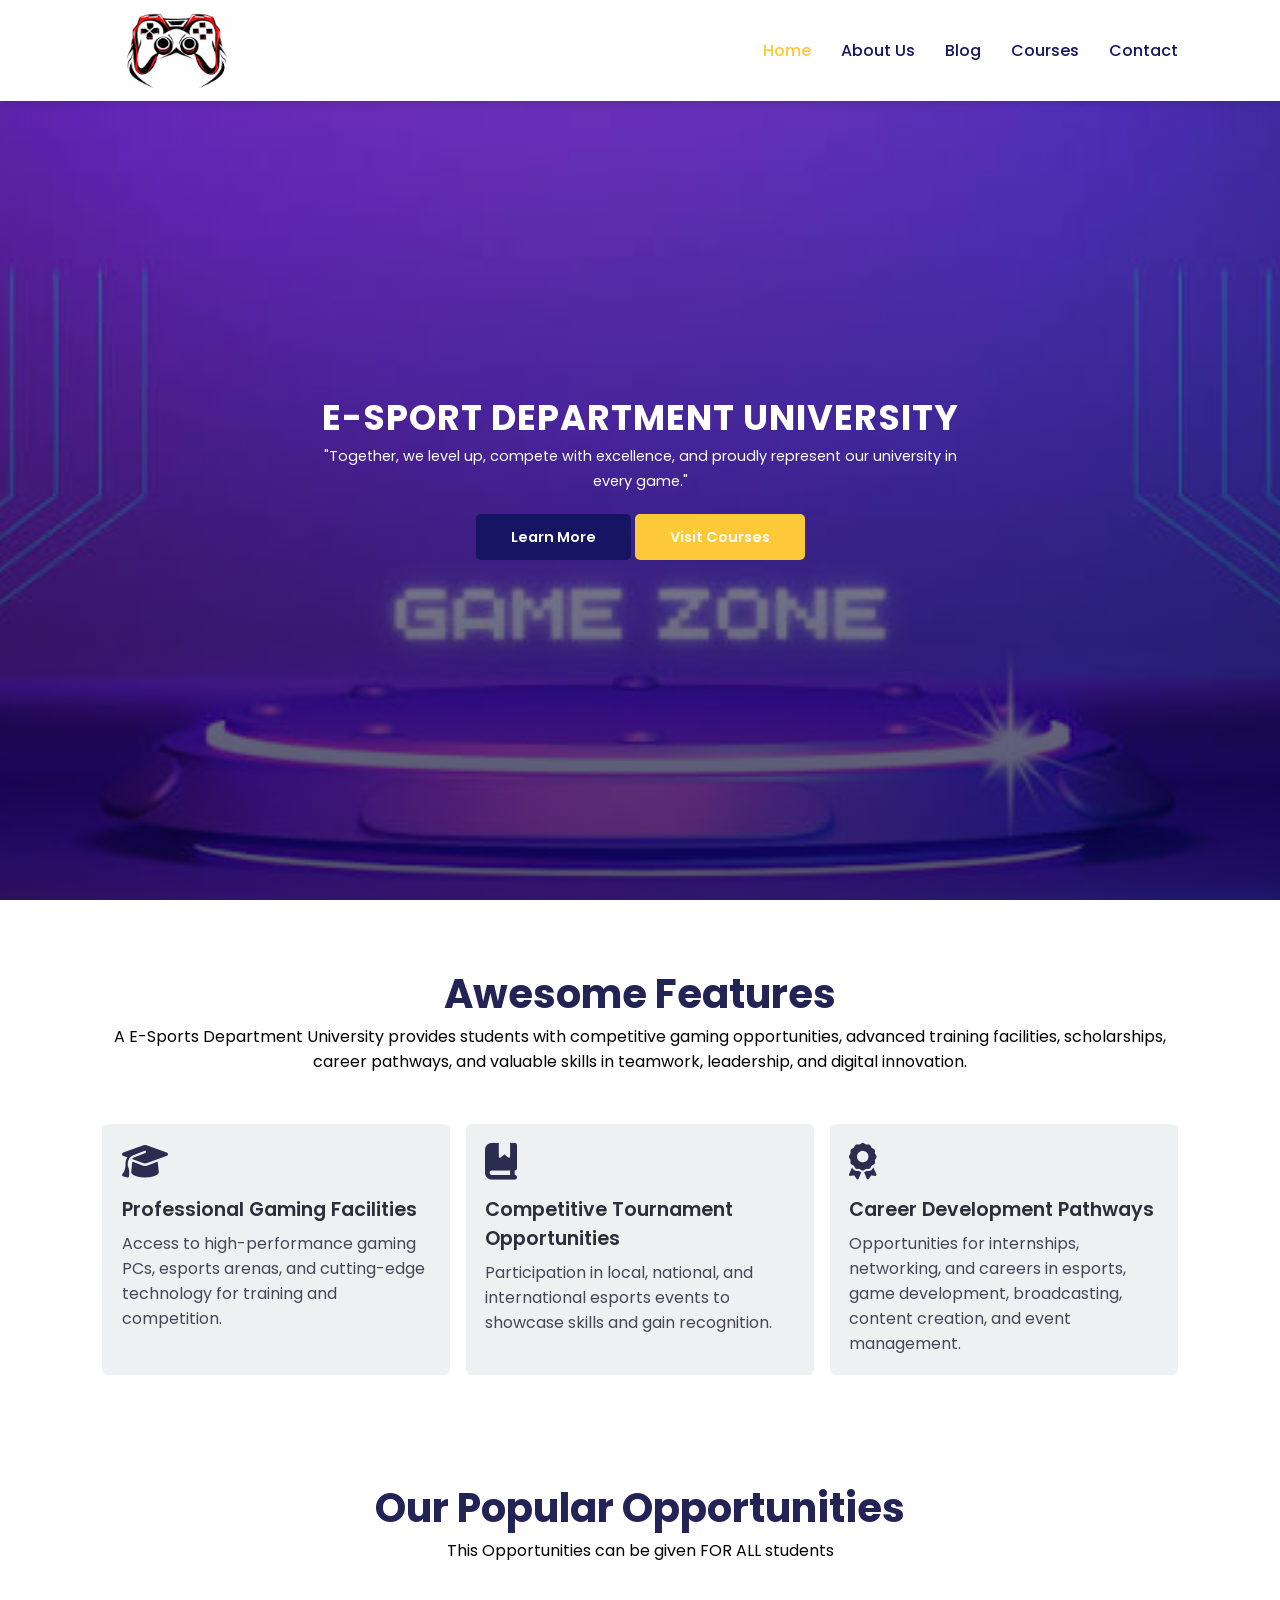
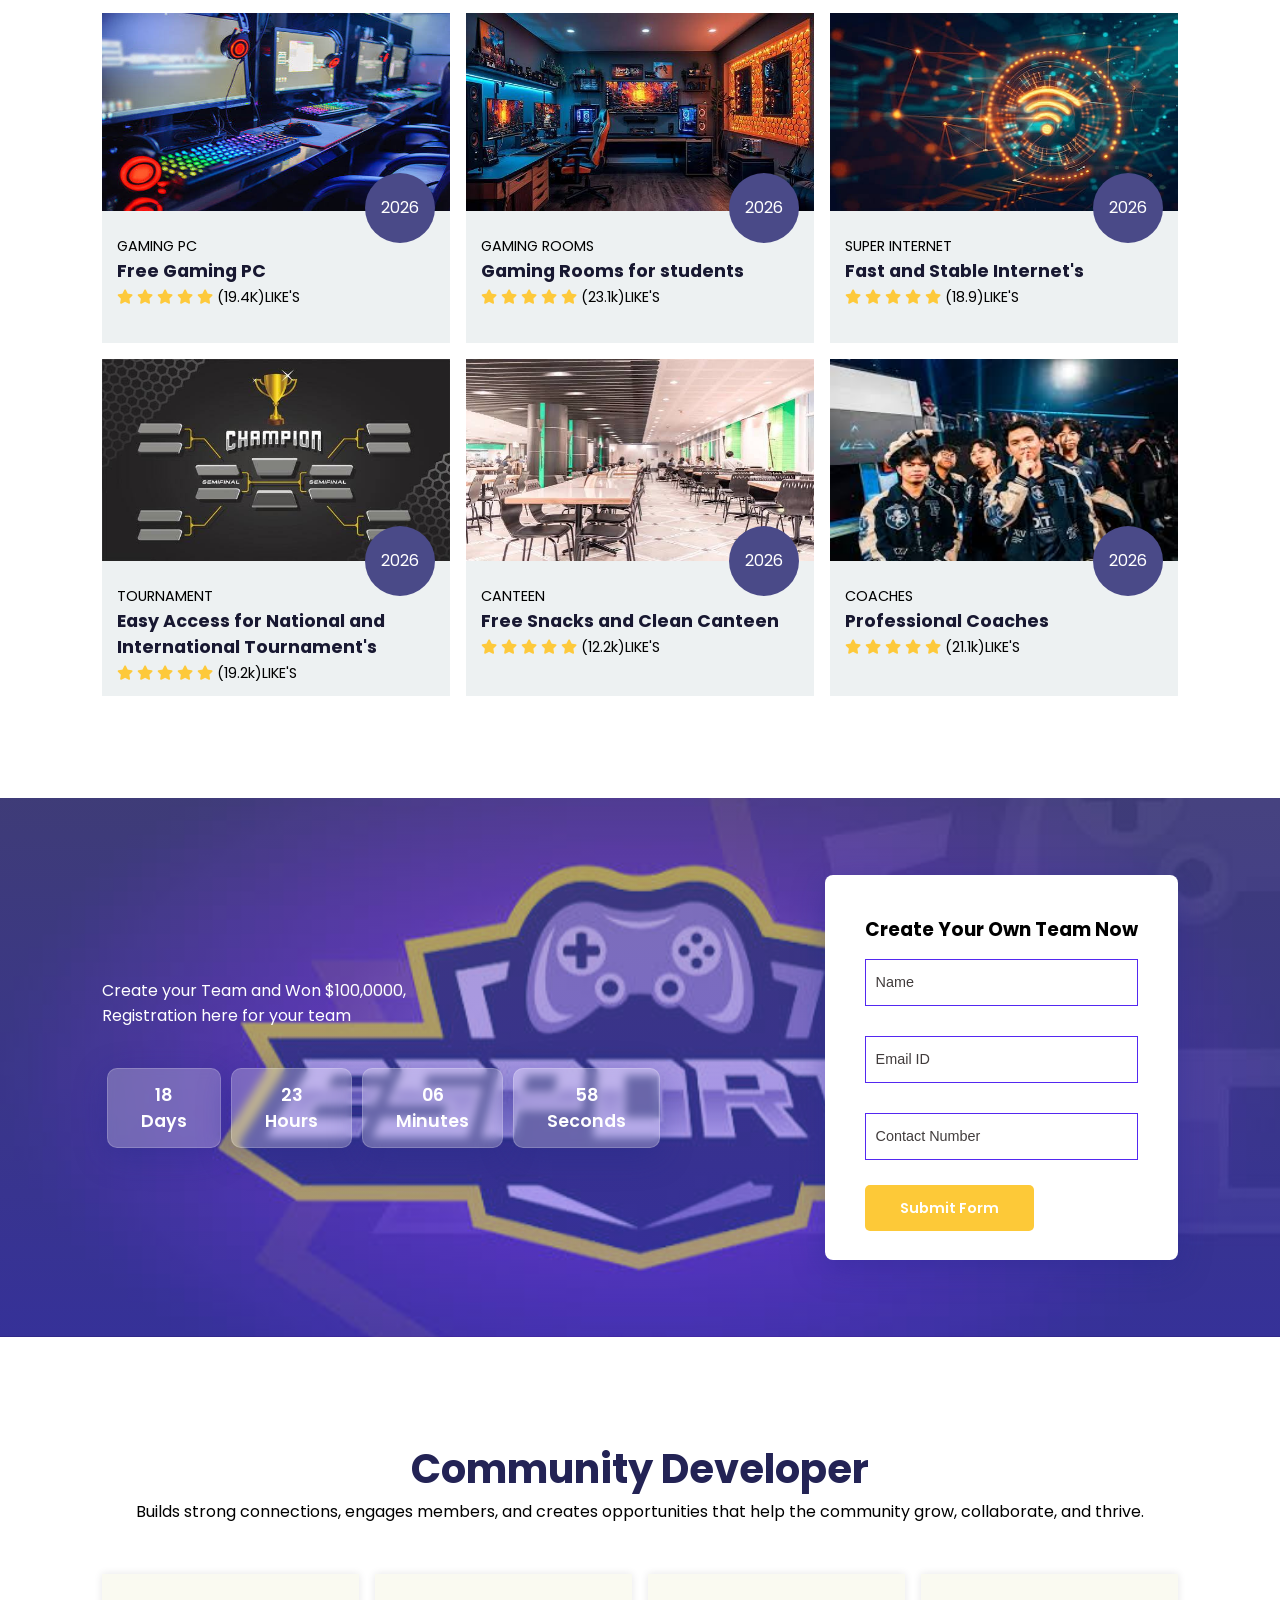
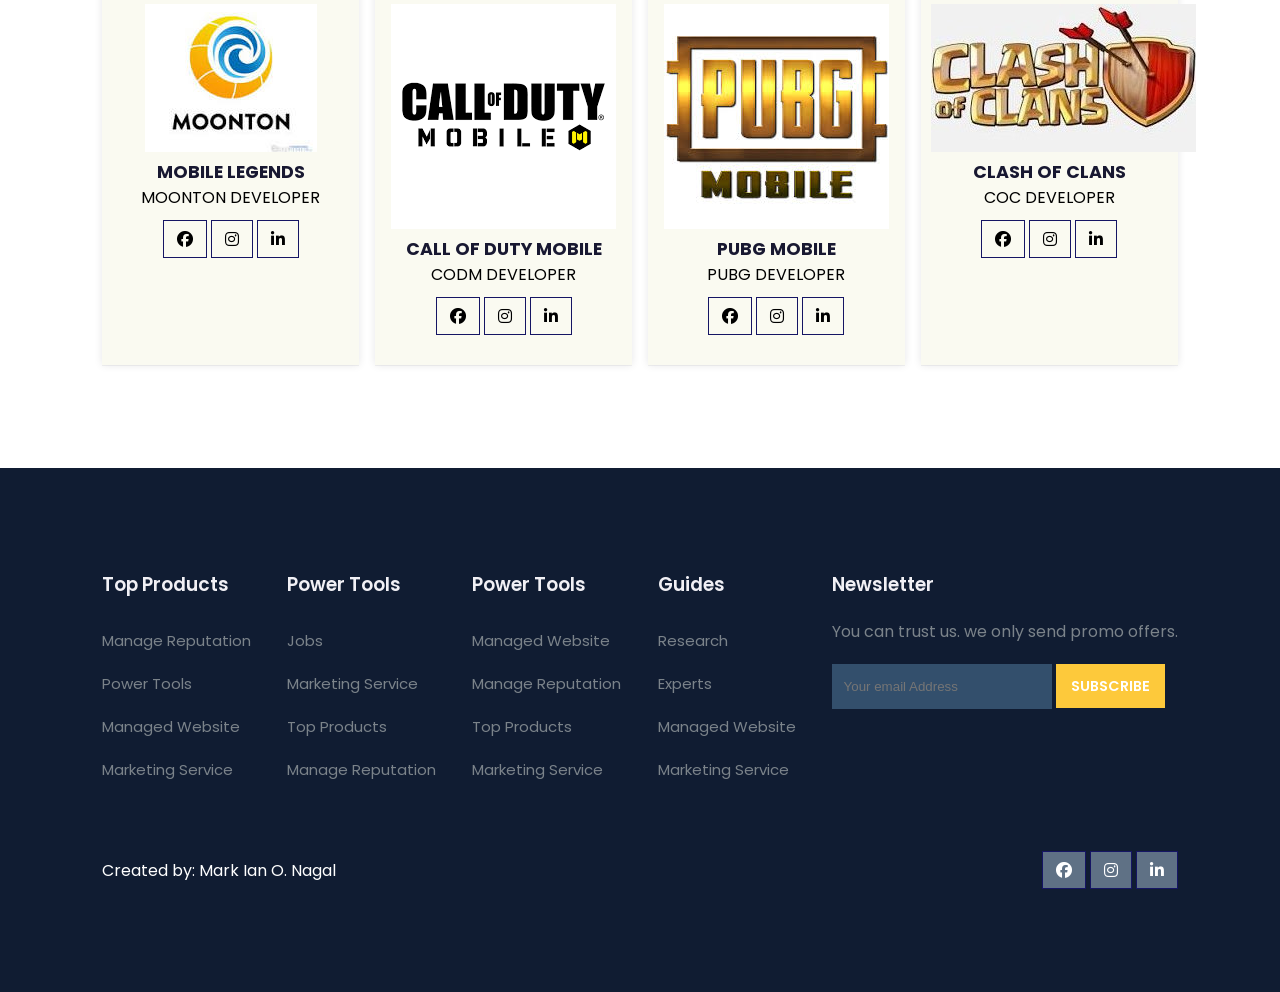
<file: index.html>
<!DOCTYPE html>
<html lang="en">
<head>
	<meta charset="UTF-8">
	<meta name="viewport" content="width=device-width, initial-scale=1.0">
	<title>Education Website Template</title>

	<!-- font Awesome CDN link -->
	<link rel="stylesheet" href="https://cdnjs.cloudflare.com/ajax/libs/font-awesome/6.1.1/css/all.min.css" />

	<!-- External CSS -->
	<link rel="stylesheet" href="style.css">

	<!-- JQuery CDN link -->
	<script src="https://code.jquery.com/jquery-3.6.0.min.js" integrity="sha256-/xUj+3OJU5yExlq6GSYGSHk7tPXikynS7ogEvDej/m4=" crossorigin="anonymous"></script>
</head>
<body>
	<!-- Navigation start -->
	<header>
	<nav>
		<img src="img/HHH.png" class="logo" alt="">

		<div class="navigation">
			<ul>
				<i id="menu-close" class="fas fa-times"></i>
				<li><a href="index.html" class="active">Home</a></li>
				<li><a href="about.html">About Us</a></li>
				<li><a href="blog.html">Blog</a></li>
				<li><a href="courses.html">Courses</a></li>
				<li><a href="contact.html">Contact</a></li>
			</ul>

			<img src="img/menu.png" id="menu-btn" alt="">
		</div>
	</nav>
	<!-- Navigation ends -->
	</header>

	<!-- Hero section starts from here -->
	<section id="home">
		<h2>
            E-SPORT DEPARTMENT UNIVERSITY
		</h2>
		<p>
			"Together, we level up, compete with excellence, and proudly represent our university in every game."
		</p>
		<div class="btn">
			<a href="#" class="blue">Learn More</a>
			<a href="#" class="yellow">Visit Courses</a>
		</div>
	</section>
	<!-- Hero section ends from here -->


	<!-- Features section starts from here -->
	<section id="features">
		<h1>Awesome Features</h1>
		<p>A E-Sports Department University provides students with competitive gaming opportunities, advanced training facilities, scholarships, career pathways, and valuable skills in teamwork, leadership, and digital innovation.
</p>

		<div class="fea-base">
			<div class="fea-box">
				<i class="fas fa-graduation-cap"></i>
				<h3>Professional Gaming Facilities</h3>
				<p>
					Access to high-performance gaming PCs, esports arenas, and cutting-edge technology for training and competition.
				</p>
			</div>

			<div class="fea-box">
				<i class="fa-solid fa-book-bookmark"></i>
				<h3>Competitive Tournament Opportunities</h3>
				<p>
					Participation in local, national, and international esports events to showcase skills and gain recognition.
				</p>
			</div>

			<div class="fea-box">
				<i class="fas fa-award"></i>
				<h3>Career Development Pathways</h3>
				<p>
					Opportunities for internships, networking, and careers in esports, game development, broadcasting, content creation, and event management.
				</p>
			</div>
		</div>
	</section>
	<!-- Features section ends from here -->


	<!-- Courses section starts from here -->
	<section id="course">
		<h1>Our Popular Opportunities</h1>
		<p>This Opportunities can be given FOR ALL students</p>

		<div class="course-box">
			<div class="courses">
				<img src="img/c1.jpg" alt="">
				<div class="details">
					<span>GAMING PC</span>
					<h6>Free Gaming PC</h6>

					<div class="star">
						<i class="fa-solid fa-star"></i>
						<i class="fa-solid fa-star"></i>
						<i class="fa-solid fa-star"></i>
						<i class="fa-solid fa-star"></i>
						<i class="fa-solid fa-star"></i>

						<span>(19.4K)LIKE'S</span>
					</div>
				</div>
				<div class="cost">2026</div>
			</div>

			<div class="courses">
				<img src="img/c2.jpg" alt="">
				<div class="details">
					<span>GAMING ROOMS</span>
					<h6>Gaming Rooms for students</h6>

					<div class="star">
						<i class="fa-solid fa-star"></i>
						<i class="fa-solid fa-star"></i>
						<i class="fa-solid fa-star"></i>
						<i class="fa-solid fa-star"></i>
						<i class="fa-solid fa-star"></i>

						<span>(23.1k)LIKE'S</span>
					</div>
				</div>
				<div class="cost">2026</div>
			</div>

			<div class="courses">
				<img src="img/c3.jpg" alt="">
				<div class="details">
					<span>SUPER INTERNET</span>
					<h6>Fast and Stable Internet's</h6>

					<div class="star">
						<i class="fa-solid fa-star"></i>
						<i class="fa-solid fa-star"></i>
						<i class="fa-solid fa-star"></i>
						<i class="fa-solid fa-star"></i>
						<i class="fa-solid fa-star"></i>

						<span>(18.9)LIKE'S</span>
					</div>
				</div>
				<div class="cost">2026</div>
			</div>

			<div class="courses">
				<img src="img/c4.jpg" alt="">
				<div class="details">
					<span>TOURNAMENT</span>
					<h6>Easy Access for National and International Tournament's</h6>

					<div class="star">
						<i class="fa-solid fa-star"></i>
						<i class="fa-solid fa-star"></i>
						<i class="fa-solid fa-star"></i>
						<i class="fa-solid fa-star"></i>
						<i class="fa-solid fa-star"></i>

						<span>(19.2k)LIKE'S</span>
					</div>
				</div>
				<div class="cost">2026</div>
			</div>

			<div class="courses">
				<img src="img/c5.jpg" alt="">
				<div class="details">
					<span>CANTEEN</span>
					<h6>Free Snacks and Clean Canteen</h6>

					<div class="star">
						<i class="fa-solid fa-star"></i>
						<i class="fa-solid fa-star"></i>
						<i class="fa-solid fa-star"></i>
						<i class="fa-solid fa-star"></i>
						<i class="fa-solid fa-star"></i>

						<span>(12.2k)LIKE'S</span>
					</div>
				</div>
				<div class="cost">2026</div>
			</div>

			<div class="courses">
				<img src="img/c6.jpg" alt="">
				<div class="details">
					<span>COACHES</span>
					<h6>Professional Coaches</h6>

					<div class="star">
						<i class="fa-solid fa-star"></i>
						<i class="fa-solid fa-star"></i>
						<i class="fa-solid fa-star"></i>
						<i class="fa-solid fa-star"></i>
						<i class="fa-solid fa-star"></i>

						<span>(21.1k)LIKE'S</span>
					</div>
				</div>
				<div class="cost">2026</div>
			</div>
		</div>
	</section>
	<!-- Courses section ends from here -->


	<!-- Registration section starts from here -->
	<section id="registration">
		<div class="reminder">
			<p>Create your Team and Won $100,0000,<p/n>
				<h>Registration here for your team</h>

			<div class="time">
				<div class="date">18 <br> Days</div>
				<div class="date">23 <br> Hours</div>
				<div class="date">06 <br> Minutes</div>
				<div class="date">58 <br> Seconds</div>
			</div>
		</div>

		<div class="form">
			<h3>Create Your Own Team Now</h3>

			<input type="text" placeholder="Name" name="" id="">
			<input type="email" placeholder="Email ID" name="" id="">
			<input type="text" placeholder="Contact Number" name="" id="">

			<div class="btn">
				<a href="#" class="yellow">Submit Form</a>
			</div>
		</div>
	</section>
	<!-- Registration section ends from here -->


	<!-- Experts section starts from here -->
	<section id="experts">
		<h1>Community Developer</h1>
		<p>Builds strong connections, engages members, and creates opportunities that help the community grow, collaborate, and thrive.</p>
		<div class="expert-box">
			<div class="profile">
				<img src="img/m.jpg" alt="">
				<h6>MOBILE LEGENDS</h6>
				<p>MOONTON DEVELOPER</p>
				<div class="pro-links">
					<i class="fab fa-facebook"></i>
					<i class="fab fa-instagram"></i>
					<i class="fab fa-linkedin-in"></i>
				</div>
			</div>

			<div class="profile">
				<img src="img/c.png" alt="">
				<h6>CALL OF DUTY MOBILE</h6>
				<p>CODM DEVELOPER</p>
				<div class="pro-links">
					<i class="fab fa-facebook"></i>
					<i class="fab fa-instagram"></i>
					<i class="fab fa-linkedin-in"></i>
				</div>
			</div>

			<div class="profile">
				<img src="img/p.jpg" alt="">
				<h6>PUBG MOBILE</h6>
				<p>PUBG DEVELOPER</p>
				<div class="pro-links">
					<i class="fab fa-facebook"></i>
					<i class="fab fa-instagram"></i>
					<i class="fab fa-linkedin-in"></i>
				</div>
			</div>

			<div class="profile">
				<img src="img/cc.jpg" alt="">
				<h6>CLASH OF CLANS</h6>
				<p>COC DEVELOPER</p>
				<div class="pro-links">
					<i class="fab fa-facebook"></i>
					<i class="fab fa-instagram"></i>
					<i class="fab fa-linkedin-in"></i>
				</div>
			</div>
		</div>
	</section>
	<!-- Experts section ends from here -->

	<!-- Footer section starts from here -->
	<footer>
		<div class="footer-col">
			<h3>Top Products</h3>
			<li>Manage Reputation</li>
			<li>Power Tools</li>
			<li>Managed Website</li>
			<li>Marketing Service</li>
		</div>

		<div class="footer-col">
			<h3>Power Tools</h3>
			<li>Jobs</li>
			<li>Marketing Service</li>
			<li>Top Products</li>
			<li>Manage Reputation</li>
		</div>

		<div class="footer-col">
			<h3>Power Tools</h3>
			<li>Managed Website</li>
			<li>Manage Reputation</li>
			<li>Top Products</li>
			<li>Marketing Service</li>
		</div>

		<div class="footer-col">
			<h3>Guides</h3>
			<li>Research</li>
			<li>Experts</li>
			<li>Managed Website</li>
			<li>Marketing Service</li>
		</div>

		<div class="footer-col">
			<h3>Newsletter</h3>
			<p>You can trust us. we only send promo offers.</p>

			<div class="subscribe">
				<input type="email" placeholder="Your email Address">
				<a href="#" class="yellow">SUBSCRIBE</a>
			</div>
		</div>

		<div class="copyright">
			<p>
				Created by: Mark Ian O. Nagal
			</p>
			<div class="pro-links">
				<i class="fab fa-facebook"></i>
				<i class="fab fa-instagram"></i>
				<i class="fab fa-linkedin-in"></i>
			</div>
		</div>
	</footer>
	<!-- Footer section ends from here -->

	<script>
		// Show menu links on burger click
		$('#menu-btn').click(function(){
			$('nav .navigation ul').addClass('active')
		});

		// Hide navbar on click function
		$('#menu-close').click(function(){
			$('nav .navigation ul').removeClass('active')
		});
	</script>
</body>
</html>
</file>
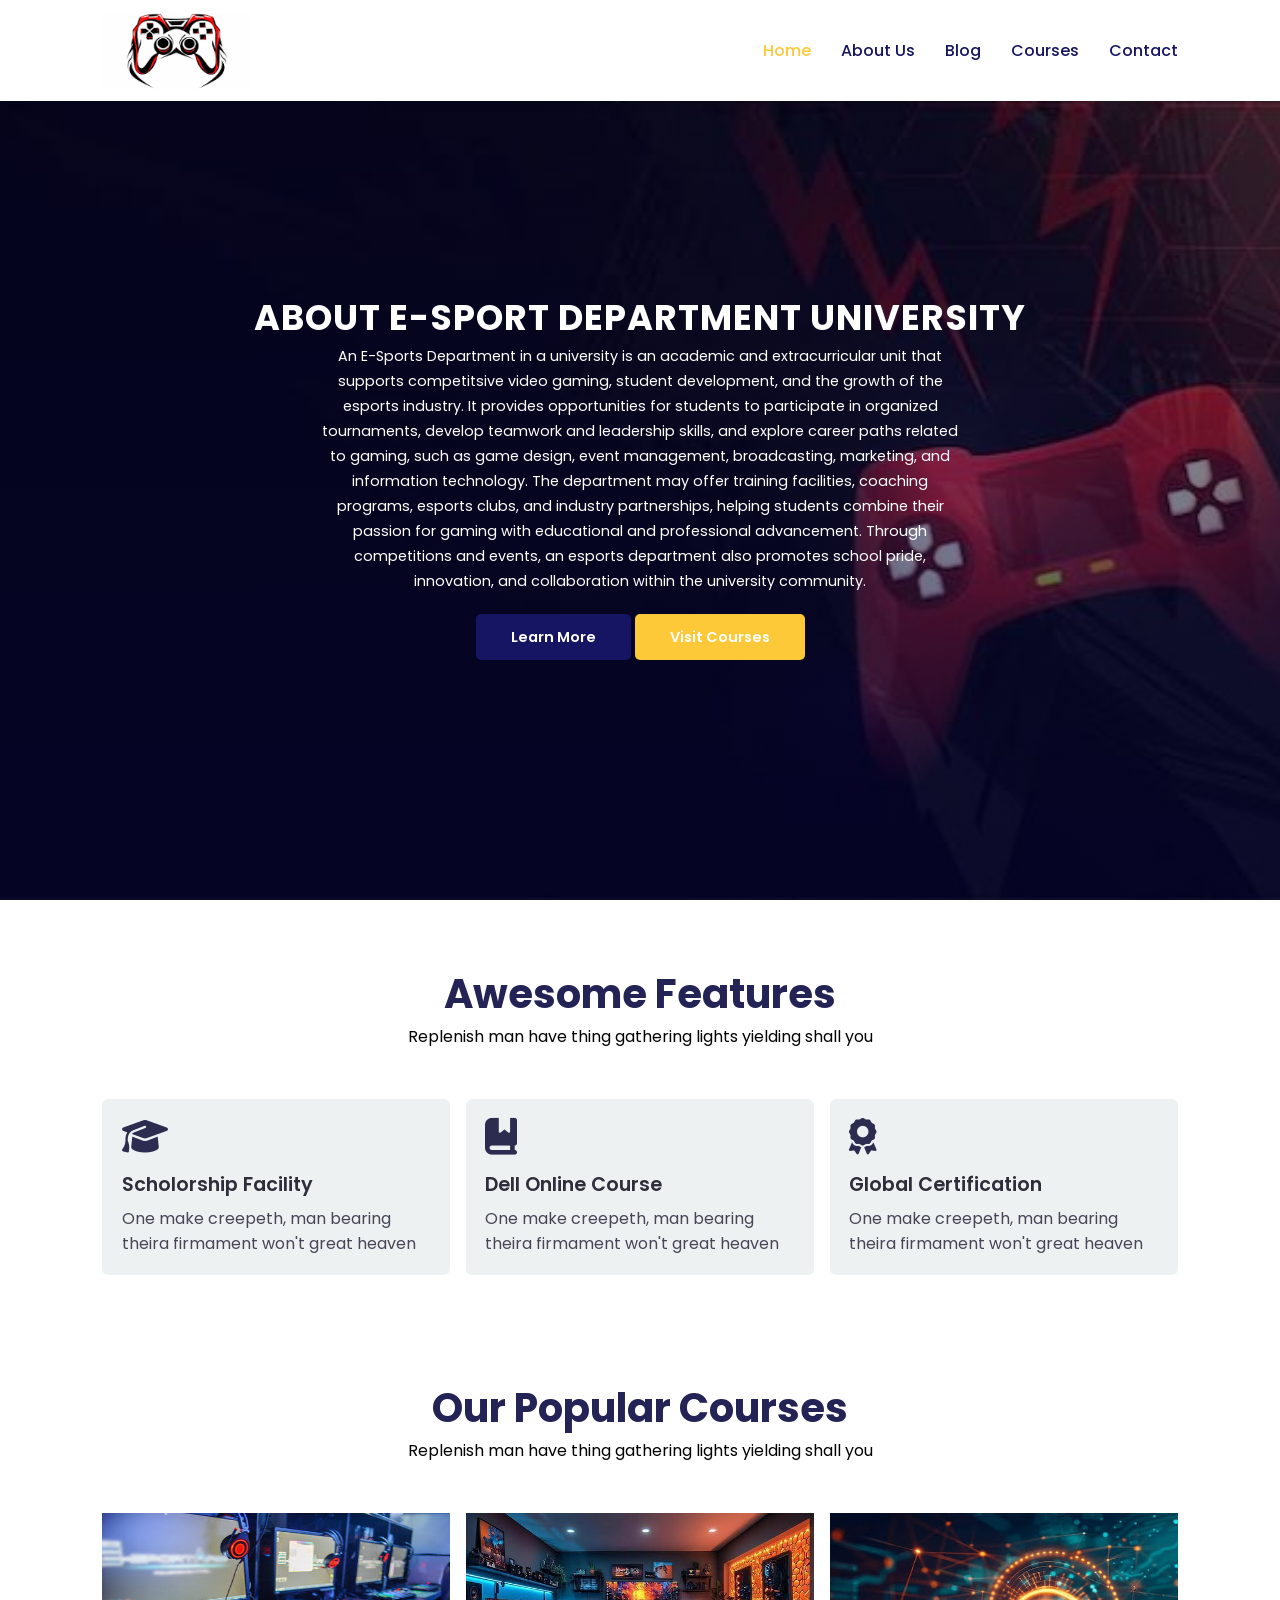
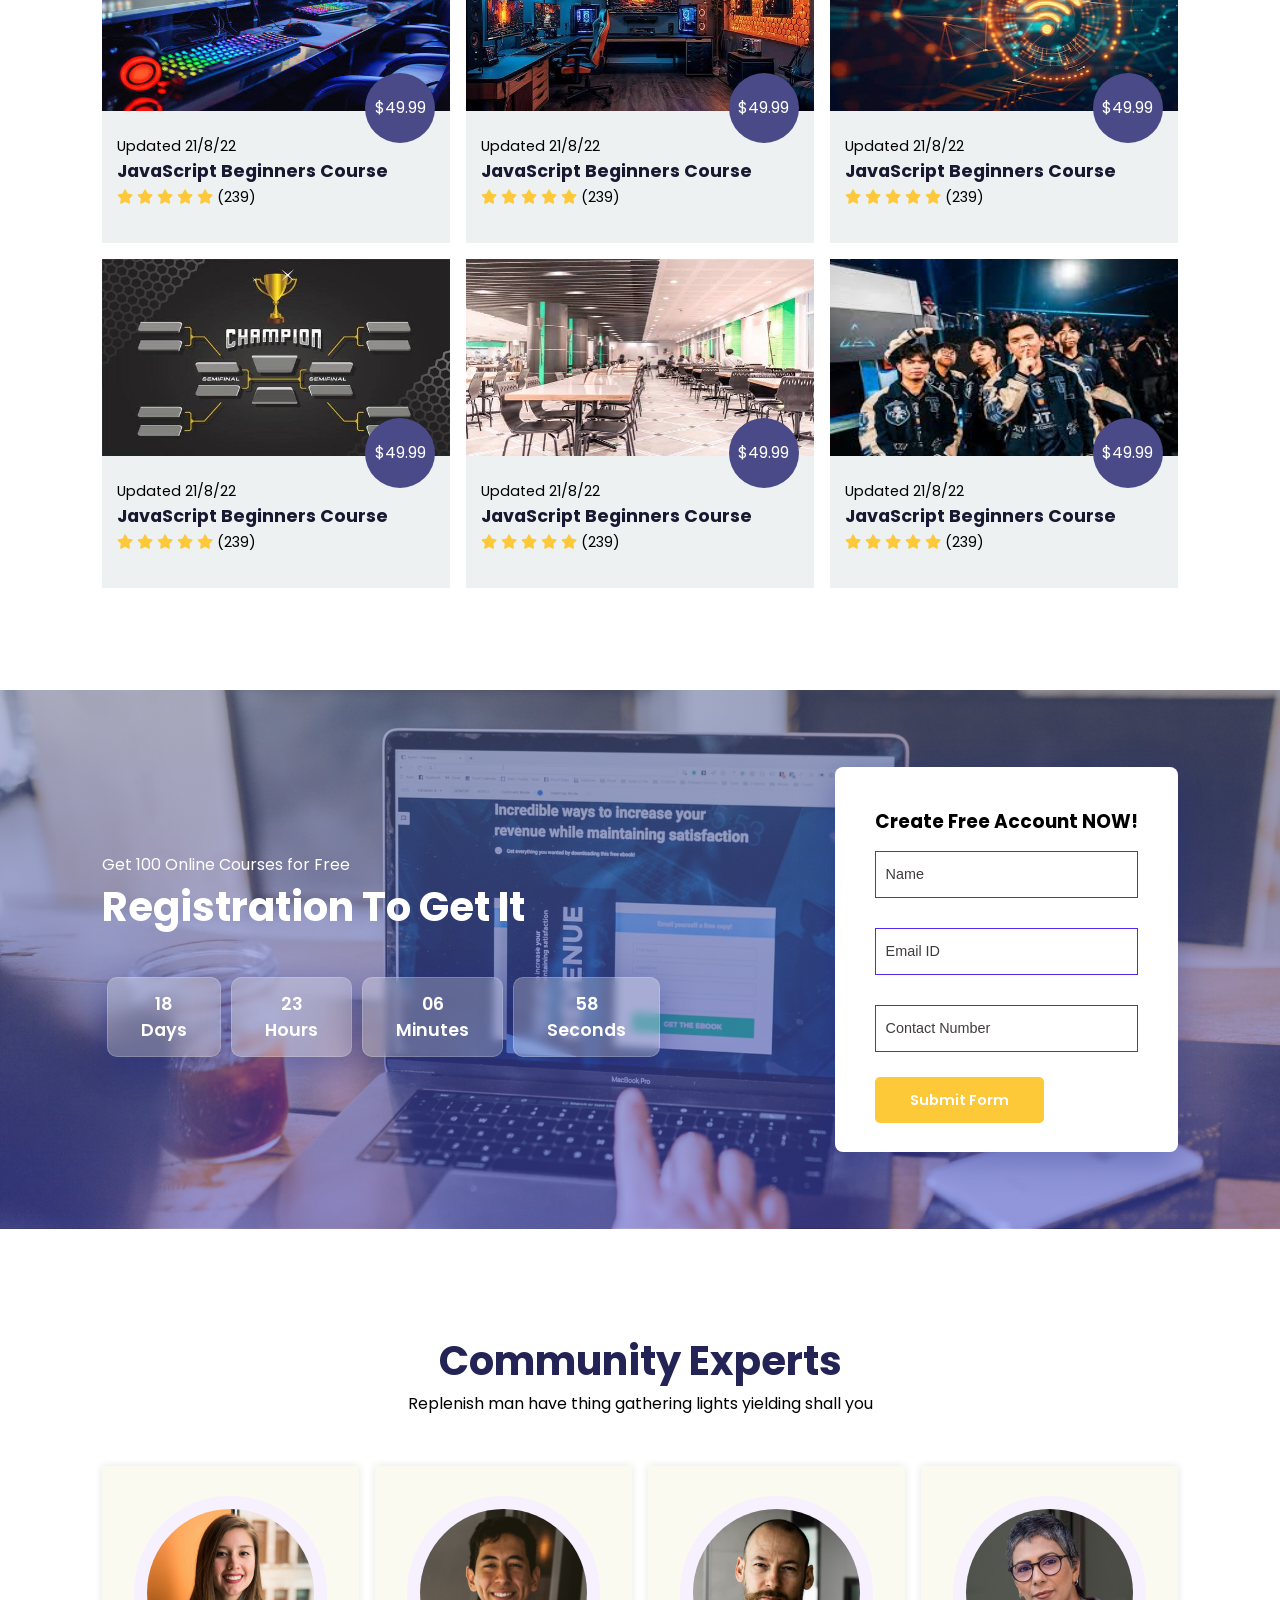
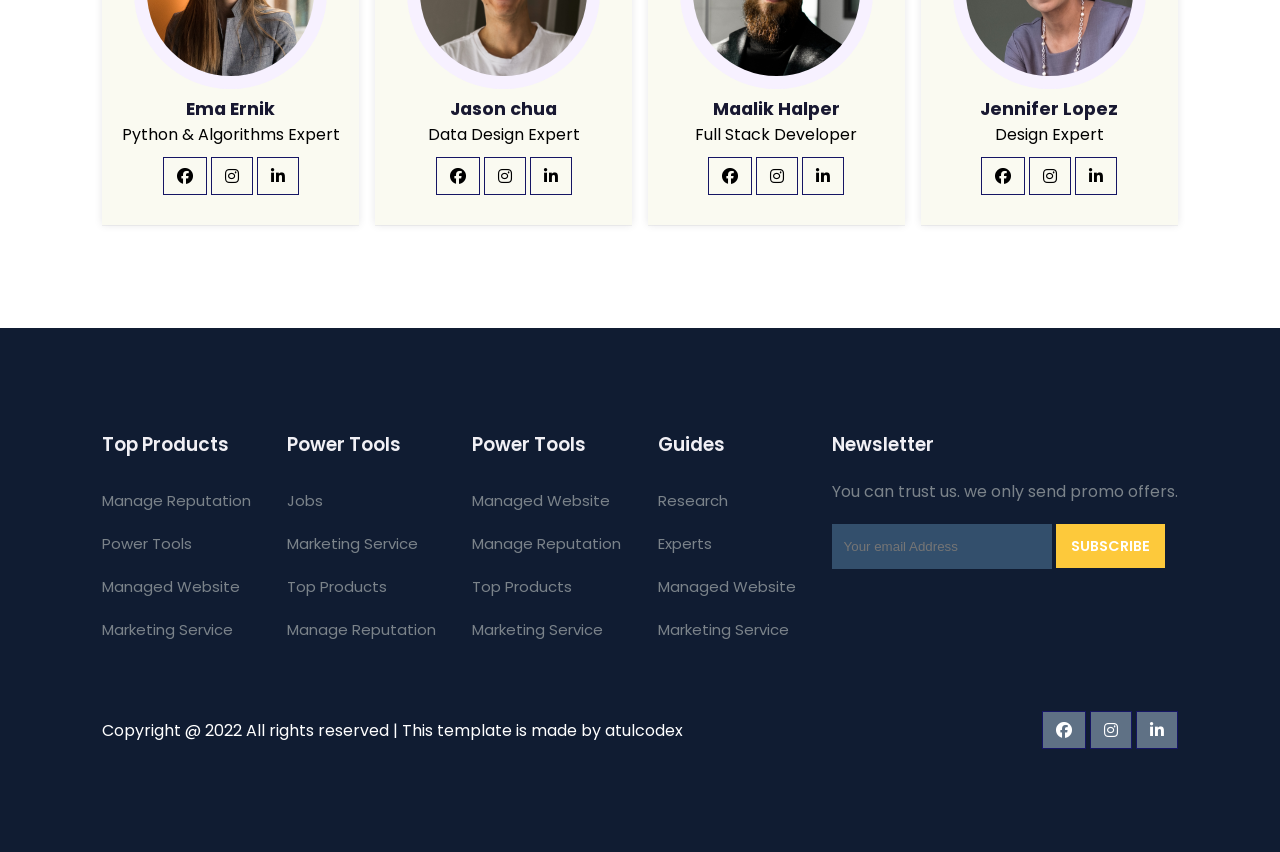
<file: about.html>
<!DOCTYPE html>
<html lang="en">
<head>
	<meta charset="UTF-8">
	<meta name="viewport" content="width=device-width, initial-scale=1.0">
	<title>Education Website Template</title>

	<!-- font Awesome CDN link -->
	<link rel="stylesheet" href="https://cdnjs.cloudflare.com/ajax/libs/font-awesome/6.1.1/css/all.min.css" />

	<!-- External CSS -->
	<link rel="stylesheet" href="about-style.css">

	<!-- JQuery CDN link -->
	<script src="https://code.jquery.com/jquery-3.6.0.min.js" integrity="sha256-/xUj+3OJU5yExlq6GSYGSHk7tPXikynS7ogEvDej/m4=" crossorigin="anonymous"></script>
</head>
<body>
	<!-- Navigation start -->
	<header>
	<nav>
		<img src="img/HHH.png" class="logo" alt="">

		<div class="navigation">
			<ul>
				<i id="menu-close" class="fas fa-times"></i>
				<li><a href="index.html" class="active">Home</a></li>
				<li><a href="about.html">About Us</a></li>
				<li><a href="blog.html">Blog</a></li>
				<li><a href="courses.html">Courses</a></li>
				<li><a href="contact.html">Contact</a></li>
			</ul>

			<img src="img/menu.png" id="menu-btn" alt="">
		</div>
	</nav>
	<!-- Navigation ends -->
	</header>

	<!-- Hero section starts from here -->
	<section id="home">
		<h2>
			ABOUT E-SPORT DEPARTMENT UNIVERSITY
		</h2>
		<p>
			An E-Sports Department in a university is an academic and extracurricular unit that supports competitsive video gaming, student development, and the growth of the esports industry. It provides opportunities for students to participate in organized tournaments, develop teamwork and leadership skills, and explore career paths related to gaming, such as game design, event management, broadcasting, marketing, and information technology. The department may offer training facilities, coaching programs, esports clubs, and industry partnerships, helping students combine their passion for gaming with educational and professional advancement. Through competitions and events, an esports department also promotes school pride, innovation, and collaboration within the university community.
		</p>
		<div class="btn">
			<a href="#" class="blue">Learn More</a>
			<a href="#" class="yellow">Visit Courses</a>
		</div>
	</section>
	<!-- Hero section ends from here -->


	<!-- Features section starts from here -->
	<section id="features">
		<h1>Awesome Features</h1>
		<p>Replenish man have thing gathering lights yielding shall you</p>

		<div class="fea-base">
			<div class="fea-box">
				<i class="fas fa-graduation-cap"></i>
				<h3>Scholorship Facility</h3>
				<p>
					One make creepeth, man bearing theira firmament won't great heaven
				</p>
			</div>

			<div class="fea-box">
				<i class="fa-solid fa-book-bookmark"></i>
				<h3>Dell Online Course</h3>
				<p>
					One make creepeth, man bearing theira firmament won't great heaven
				</p>
			</div>

			<div class="fea-box">
				<i class="fas fa-award"></i>
				<h3>Global Certification</h3>
				<p>
					One make creepeth, man bearing theira firmament won't great heaven
				</p>
			</div>
		</div>
	</section>
	<!-- Features section ends from here -->


	<!-- Courses section starts from here -->
	<section id="course">
		<h1>Our Popular Courses</h1>
		<p>Replenish man have thing gathering lights yielding shall you</p>

		<div class="course-box">
			<div class="courses">
				<img src="img/c1.jpg" alt="">
				<div class="details">
					<span>Updated 21/8/22</span>
					<h6>JavaScript Beginners Course</h6>

					<div class="star">
						<i class="fa-solid fa-star"></i>
						<i class="fa-solid fa-star"></i>
						<i class="fa-solid fa-star"></i>
						<i class="fa-solid fa-star"></i>
						<i class="fa-solid fa-star"></i>

						<span>(239)</span>
					</div>
				</div>
				<div class="cost">$49.99</div>
			</div>

			<div class="courses">
				<img src="img/c2.jpg" alt="">
				<div class="details">
					<span>Updated 21/8/22</span>
					<h6>JavaScript Beginners Course</h6>

					<div class="star">
						<i class="fa-solid fa-star"></i>
						<i class="fa-solid fa-star"></i>
						<i class="fa-solid fa-star"></i>
						<i class="fa-solid fa-star"></i>
						<i class="fa-solid fa-star"></i>

						<span>(239)</span>
					</div>
				</div>
				<div class="cost">$49.99</div>
			</div>

			<div class="courses">
				<img src="img/c3.jpg" alt="">
				<div class="details">
					<span>Updated 21/8/22</span>
					<h6>JavaScript Beginners Course</h6>

					<div class="star">
						<i class="fa-solid fa-star"></i>
						<i class="fa-solid fa-star"></i>
						<i class="fa-solid fa-star"></i>
						<i class="fa-solid fa-star"></i>
						<i class="fa-solid fa-star"></i>

						<span>(239)</span>
					</div>
				</div>
				<div class="cost">$49.99</div>
			</div>

			<div class="courses">
				<img src="img/c4.jpg" alt="">
				<div class="details">
					<span>Updated 21/8/22</span>
					<h6>JavaScript Beginners Course</h6>

					<div class="star">
						<i class="fa-solid fa-star"></i>
						<i class="fa-solid fa-star"></i>
						<i class="fa-solid fa-star"></i>
						<i class="fa-solid fa-star"></i>
						<i class="fa-solid fa-star"></i>

						<span>(239)</span>
					</div>
				</div>
				<div class="cost">$49.99</div>
			</div>

			<div class="courses">
				<img src="img/c5.jpg" alt="">
				<div class="details">
					<span>Updated 21/8/22</span>
					<h6>JavaScript Beginners Course</h6>

					<div class="star">
						<i class="fa-solid fa-star"></i>
						<i class="fa-solid fa-star"></i>
						<i class="fa-solid fa-star"></i>
						<i class="fa-solid fa-star"></i>
						<i class="fa-solid fa-star"></i>

						<span>(239)</span>
					</div>
				</div>
				<div class="cost">$49.99</div>
			</div>

			<div class="courses">
				<img src="img/c6.jpg" alt="">
				<div class="details">
					<span>Updated 21/8/22</span>
					<h6>JavaScript Beginners Course</h6>

					<div class="star">
						<i class="fa-solid fa-star"></i>
						<i class="fa-solid fa-star"></i>
						<i class="fa-solid fa-star"></i>
						<i class="fa-solid fa-star"></i>
						<i class="fa-solid fa-star"></i>

						<span>(239)</span>
					</div>
				</div>
				<div class="cost">$49.99</div>
			</div>
		</div>
	</section>
	<!-- Courses section ends from here -->


	<!-- Registration section starts from here -->
	<section id="registration">
		<div class="reminder">
			<p>Get 100 Online Courses for Free</p>
			<h1>Registration To Get It</h1>

			<div class="time">
				<div class="date">18 <br> Days</div>
				<div class="date">23 <br> Hours</div>
				<div class="date">06 <br> Minutes</div>
				<div class="date">58 <br> Seconds</div>
			</div>
		</div>

		<div class="form">
			<h3>Create Free Account NOW!</h3>

			<input type="text" placeholder="Name" name="" id="">
			<input type="email" placeholder="Email ID" name="" id="">
			<input type="text" placeholder="Contact Number" name="" id="">

			<div class="btn">
				<a href="#" class="yellow">Submit Form</a>
			</div>
		</div>
	</section>
	<!-- Registration section ends from here -->


	<!-- Experts section starts from here -->
	<section id="experts">
		<h1>Community Experts</h1>
		<p>Replenish man have thing gathering lights yielding shall you</p>
		<div class="expert-box">
			<div class="profile">
				<img src="img/pro1.webp" alt="">
				<h6>Ema Ernik</h6>
				<p>Python & Algorithms Expert</p>
				<div class="pro-links">
					<i class="fab fa-facebook"></i>
					<i class="fab fa-instagram"></i>
					<i class="fab fa-linkedin-in"></i>
				</div>
			</div>

			<div class="profile">
				<img src="img/pro2.webp" alt="">
				<h6>Jason chua</h6>
				<p>Data Design Expert</p>
				<div class="pro-links">
					<i class="fab fa-facebook"></i>
					<i class="fab fa-instagram"></i>
					<i class="fab fa-linkedin-in"></i>
				</div>
			</div>

			<div class="profile">
				<img src="img/pro3.webp" alt="">
				<h6>Maalik Halper</h6>
				<p>Full Stack Developer</p>
				<div class="pro-links">
					<i class="fab fa-facebook"></i>
					<i class="fab fa-instagram"></i>
					<i class="fab fa-linkedin-in"></i>
				</div>
			</div>

			<div class="profile">
				<img src="img/pro4.webp" alt="">
				<h6>Jennifer Lopez</h6>
				<p>Design Expert</p>
				<div class="pro-links">
					<i class="fab fa-facebook"></i>
					<i class="fab fa-instagram"></i>
					<i class="fab fa-linkedin-in"></i>
				</div>
			</div>
		</div>
	</section>
	<!-- Experts section ends from here -->

	<!-- Footer section starts from here -->
	<footer>
		<div class="footer-col">
			<h3>Top Products</h3>
			<li>Manage Reputation</li>
			<li>Power Tools</li>
			<li>Managed Website</li>
			<li>Marketing Service</li>
		</div>

		<div class="footer-col">
			<h3>Power Tools</h3>
			<li>Jobs</li>
			<li>Marketing Service</li>
			<li>Top Products</li>
			<li>Manage Reputation</li>
		</div>

		<div class="footer-col">
			<h3>Power Tools</h3>
			<li>Managed Website</li>
			<li>Manage Reputation</li>
			<li>Top Products</li>
			<li>Marketing Service</li>
		</div>

		<div class="footer-col">
			<h3>Guides</h3>
			<li>Research</li>
			<li>Experts</li>
			<li>Managed Website</li>
			<li>Marketing Service</li>
		</div>

		<div class="footer-col">
			<h3>Newsletter</h3>
			<p>You can trust us. we only send promo offers.</p>

			<div class="subscribe">
				<input type="email" placeholder="Your email Address">
				<a href="#" class="yellow">SUBSCRIBE</a>
			</div>
		</div>

		<div class="copyright">
			<p>
				Copyright @ 2022 All rights reserved | This template is made by <a href="https://atulcodex.com" target="_blank">atulcodex</a>
			</p>
			<div class="pro-links">
				<i class="fab fa-facebook"></i>
				<i class="fab fa-instagram"></i>
				<i class="fab fa-linkedin-in"></i>
			</div>
		</div>
	</footer>
	<!-- Footer section ends from here -->

	<script>
		// Show menu links on burger click
		$('#menu-btn').click(function(){
			$('nav .navigation ul').addClass('active')
		});

		// Hide navbar on click function
		$('#menu-close').click(function(){
			$('nav .navigation ul').removeClass('active')
		});
	</script>
</body>
</html>
</file>
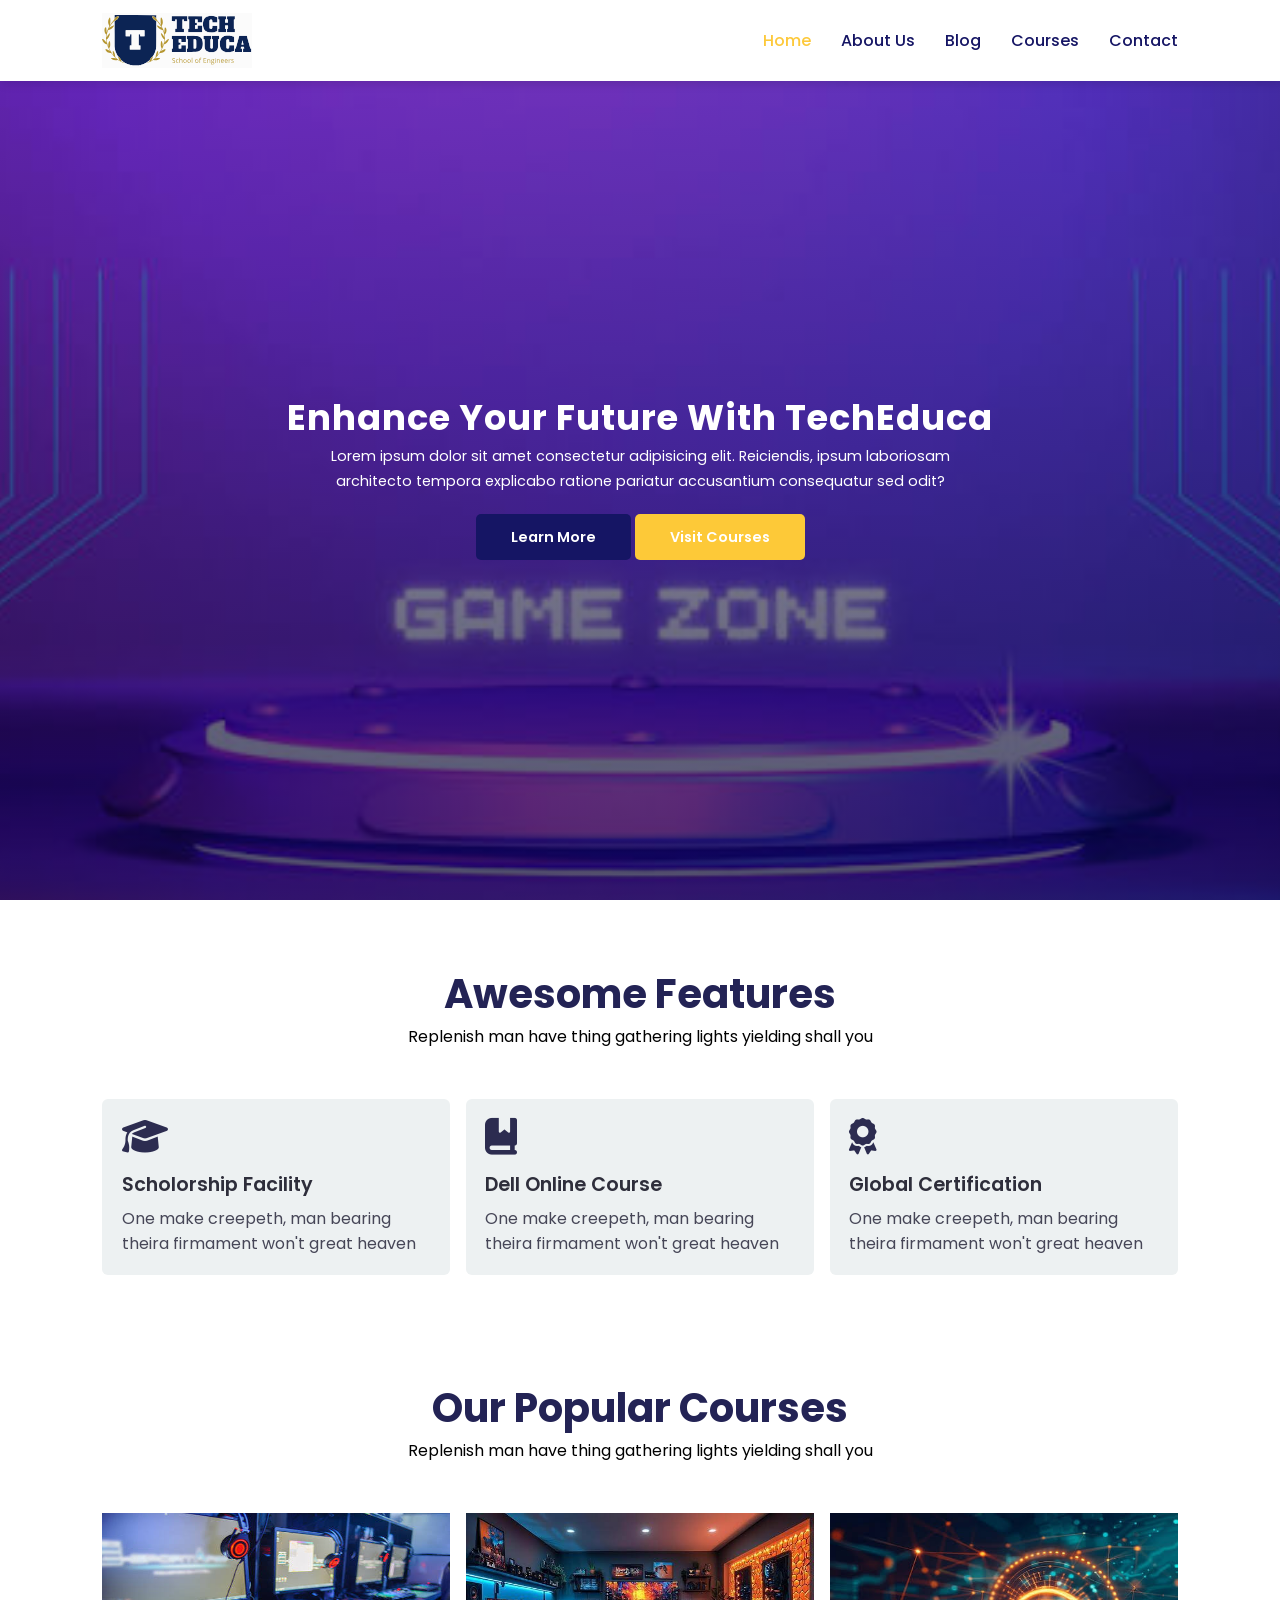
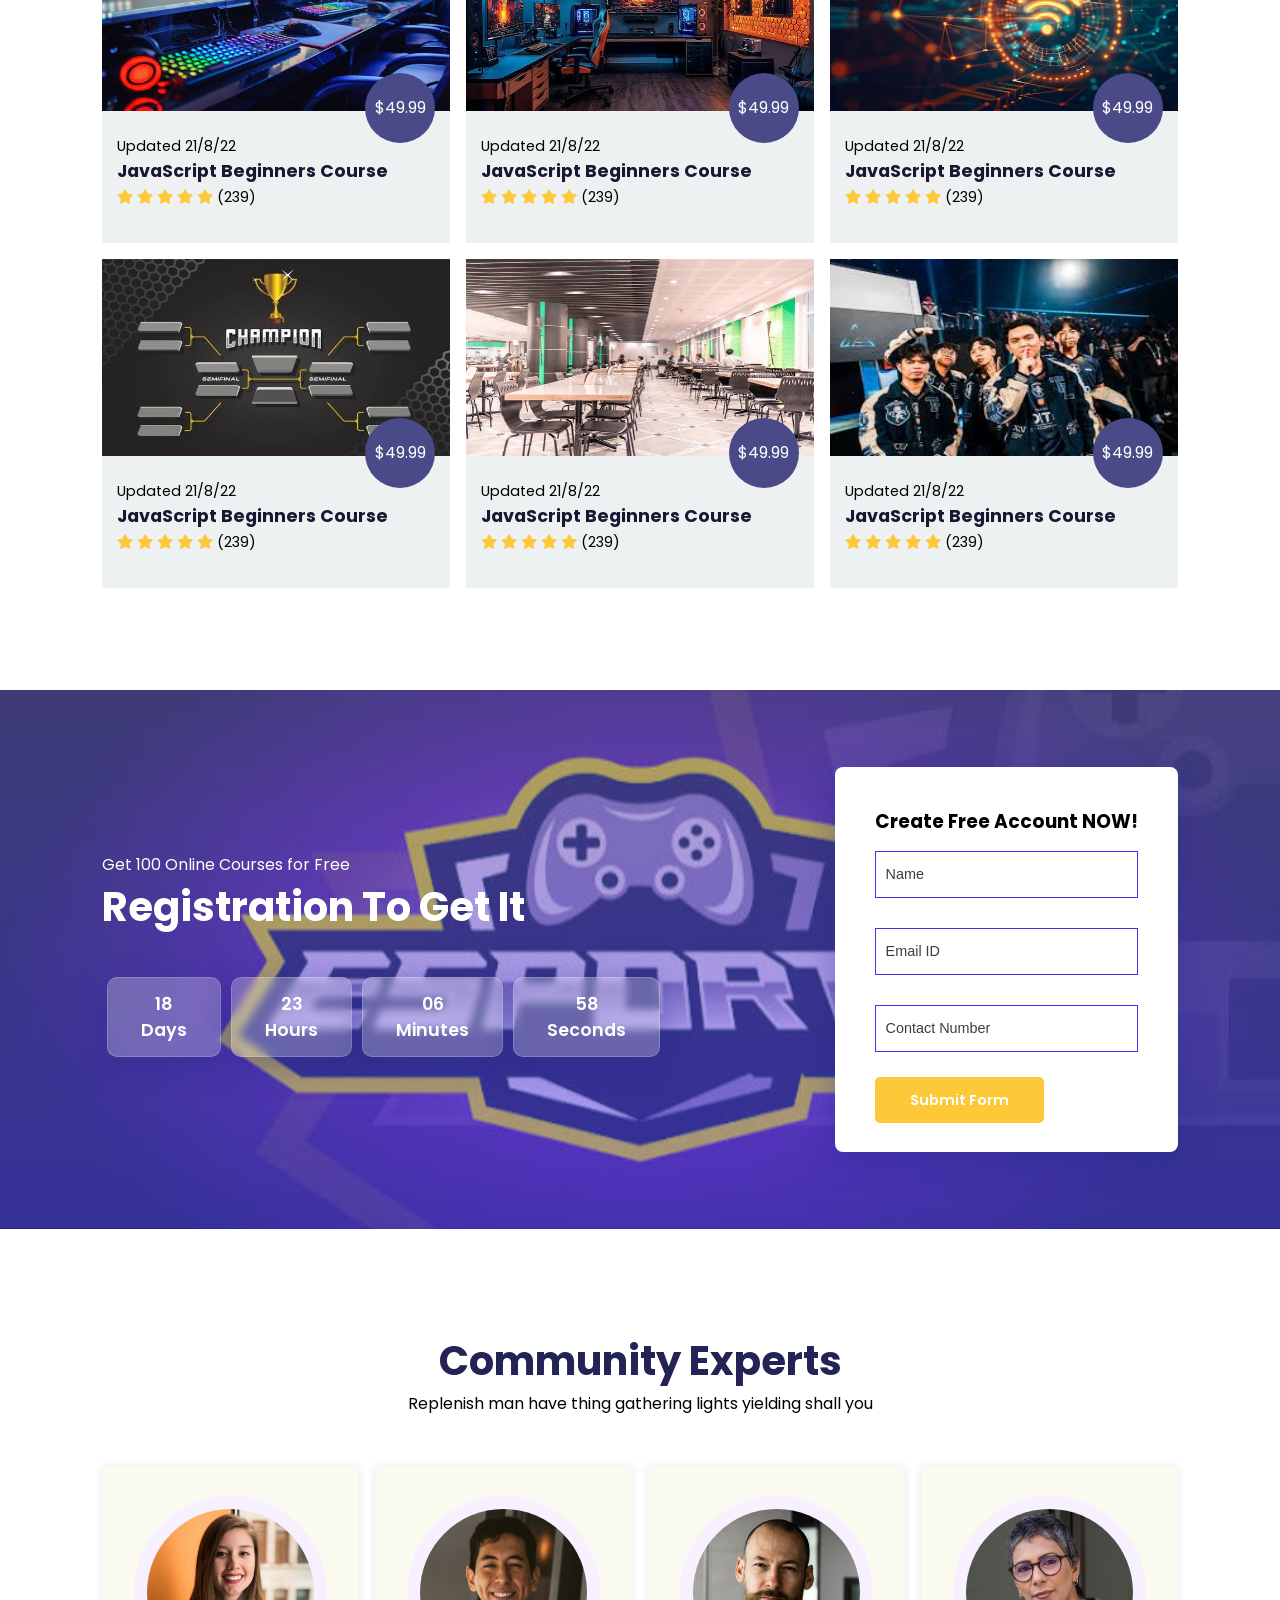
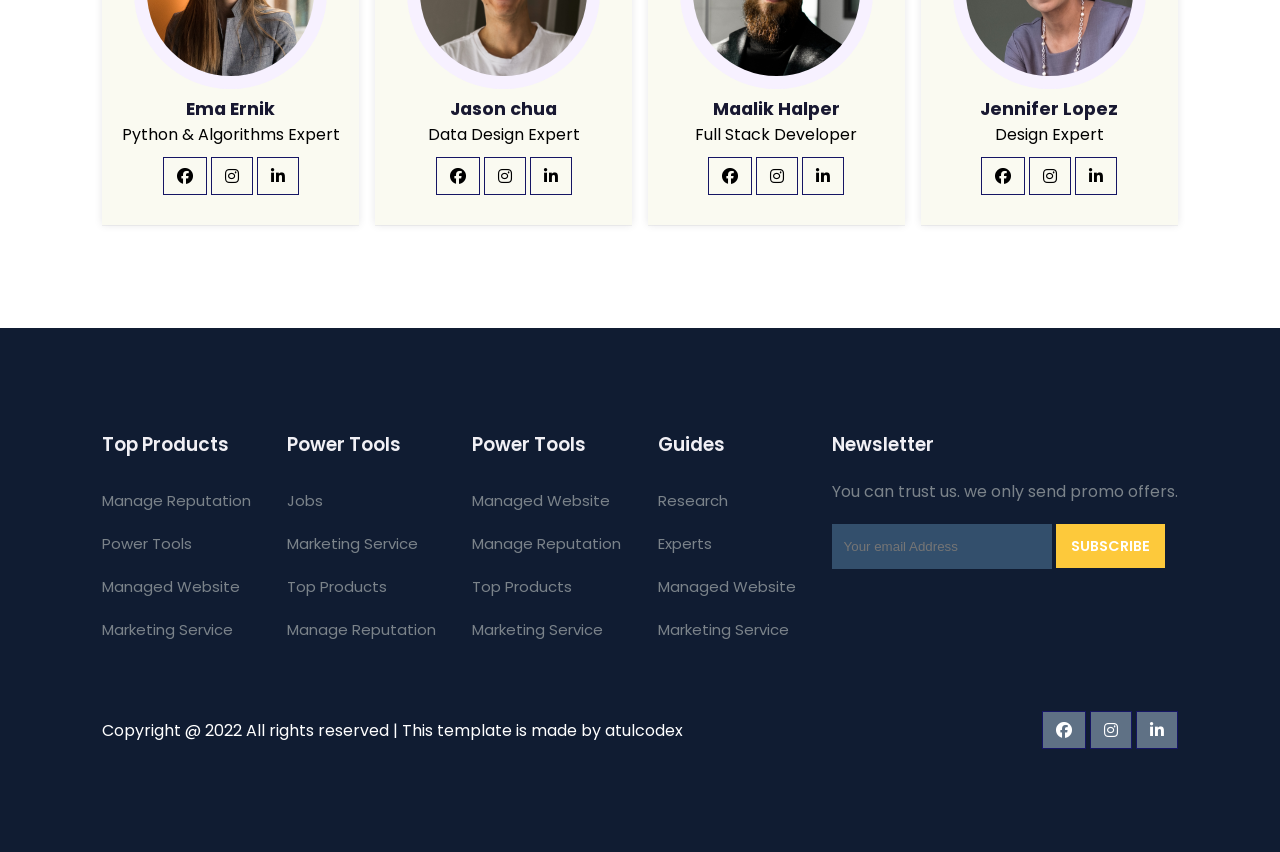
<file: blog.html>
<!DOCTYPE html>
<html lang="en">
<head>
	<meta charset="UTF-8">
	<meta name="viewport" content="width=device-width, initial-scale=1.0">
	<title>Education Website Template</title>

	<!-- font Awesome CDN link -->
	<link rel="stylesheet" href="https://cdnjs.cloudflare.com/ajax/libs/font-awesome/6.1.1/css/all.min.css" />

	<!-- External CSS -->
	<link rel="stylesheet" href="style.css">

	<!-- JQuery CDN link -->
	<script src="https://code.jquery.com/jquery-3.6.0.min.js" integrity="sha256-/xUj+3OJU5yExlq6GSYGSHk7tPXikynS7ogEvDej/m4=" crossorigin="anonymous"></script>
</head>
<body>
	<!-- Navigation start -->
	<header>
	<nav>
		<img src="img/logo.svg" class="logo" alt="">

		<div class="navigation">
			<ul>
				<i id="menu-close" class="fas fa-times"></i>
				<li><a href="index.html" class="active">Home</a></li>
				<li><a href="about.html">About Us</a></li>
				<li><a href="blog.html">Blog</a></li>
				<li><a href="courses.html">Courses</a></li>
				<li><a href="contact.html">Contact</a></li>
			</ul>

			<img src="img/menu.png" id="menu-btn" alt="">
		</div>
	</nav>
	<!-- Navigation ends -->
	</header>

	<!-- Hero section starts from here -->
	<section id="home">
		<h2>
			Enhance Your Future With TechEduca
		</h2>
		<p>
			Lorem ipsum dolor sit amet consectetur adipisicing elit. Reiciendis, ipsum laboriosam architecto tempora explicabo ratione pariatur accusantium consequatur sed odit?
		</p>
		<div class="btn">
			<a href="#" class="blue">Learn More</a>
			<a href="#" class="yellow">Visit Courses</a>
		</div>
	</section>
	<!-- Hero section ends from here -->


	<!-- Features section starts from here -->
	<section id="features">
		<h1>Awesome Features</h1>
		<p>Replenish man have thing gathering lights yielding shall you</p>

		<div class="fea-base">
			<div class="fea-box">
				<i class="fas fa-graduation-cap"></i>
				<h3>Scholorship Facility</h3>
				<p>
					One make creepeth, man bearing theira firmament won't great heaven
				</p>
			</div>

			<div class="fea-box">
				<i class="fa-solid fa-book-bookmark"></i>
				<h3>Dell Online Course</h3>
				<p>
					One make creepeth, man bearing theira firmament won't great heaven
				</p>
			</div>

			<div class="fea-box">
				<i class="fas fa-award"></i>
				<h3>Global Certification</h3>
				<p>
					One make creepeth, man bearing theira firmament won't great heaven
				</p>
			</div>
		</div>
	</section>
	<!-- Features section ends from here -->


	<!-- Courses section starts from here -->
	<section id="course">
		<h1>Our Popular Courses</h1>
		<p>Replenish man have thing gathering lights yielding shall you</p>

		<div class="course-box">
			<div class="courses">
				<img src="img/c1.jpg" alt="">
				<div class="details">
					<span>Updated 21/8/22</span>
					<h6>JavaScript Beginners Course</h6>

					<div class="star">
						<i class="fa-solid fa-star"></i>
						<i class="fa-solid fa-star"></i>
						<i class="fa-solid fa-star"></i>
						<i class="fa-solid fa-star"></i>
						<i class="fa-solid fa-star"></i>

						<span>(239)</span>
					</div>
				</div>
				<div class="cost">$49.99</div>
			</div>

			<div class="courses">
				<img src="img/c2.jpg" alt="">
				<div class="details">
					<span>Updated 21/8/22</span>
					<h6>JavaScript Beginners Course</h6>

					<div class="star">
						<i class="fa-solid fa-star"></i>
						<i class="fa-solid fa-star"></i>
						<i class="fa-solid fa-star"></i>
						<i class="fa-solid fa-star"></i>
						<i class="fa-solid fa-star"></i>

						<span>(239)</span>
					</div>
				</div>
				<div class="cost">$49.99</div>
			</div>

			<div class="courses">
				<img src="img/c3.jpg" alt="">
				<div class="details">
					<span>Updated 21/8/22</span>
					<h6>JavaScript Beginners Course</h6>

					<div class="star">
						<i class="fa-solid fa-star"></i>
						<i class="fa-solid fa-star"></i>
						<i class="fa-solid fa-star"></i>
						<i class="fa-solid fa-star"></i>
						<i class="fa-solid fa-star"></i>

						<span>(239)</span>
					</div>
				</div>
				<div class="cost">$49.99</div>
			</div>

			<div class="courses">
				<img src="img/c4.jpg" alt="">
				<div class="details">
					<span>Updated 21/8/22</span>
					<h6>JavaScript Beginners Course</h6>

					<div class="star">
						<i class="fa-solid fa-star"></i>
						<i class="fa-solid fa-star"></i>
						<i class="fa-solid fa-star"></i>
						<i class="fa-solid fa-star"></i>
						<i class="fa-solid fa-star"></i>

						<span>(239)</span>
					</div>
				</div>
				<div class="cost">$49.99</div>
			</div>

			<div class="courses">
				<img src="img/c5.jpg" alt="">
				<div class="details">
					<span>Updated 21/8/22</span>
					<h6>JavaScript Beginners Course</h6>

					<div class="star">
						<i class="fa-solid fa-star"></i>
						<i class="fa-solid fa-star"></i>
						<i class="fa-solid fa-star"></i>
						<i class="fa-solid fa-star"></i>
						<i class="fa-solid fa-star"></i>

						<span>(239)</span>
					</div>
				</div>
				<div class="cost">$49.99</div>
			</div>

			<div class="courses">
				<img src="img/c6.jpg" alt="">
				<div class="details">
					<span>Updated 21/8/22</span>
					<h6>JavaScript Beginners Course</h6>

					<div class="star">
						<i class="fa-solid fa-star"></i>
						<i class="fa-solid fa-star"></i>
						<i class="fa-solid fa-star"></i>
						<i class="fa-solid fa-star"></i>
						<i class="fa-solid fa-star"></i>

						<span>(239)</span>
					</div>
				</div>
				<div class="cost">$49.99</div>
			</div>
		</div>
	</section>
	<!-- Courses section ends from here -->


	<!-- Registration section starts from here -->
	<section id="registration">
		<div class="reminder">
			<p>Get 100 Online Courses for Free</p>
			<h1>Registration To Get It</h1>

			<div class="time">
				<div class="date">18 <br> Days</div>
				<div class="date">23 <br> Hours</div>
				<div class="date">06 <br> Minutes</div>
				<div class="date">58 <br> Seconds</div>
			</div>
		</div>

		<div class="form">
			<h3>Create Free Account NOW!</h3>

			<input type="text" placeholder="Name" name="" id="">
			<input type="email" placeholder="Email ID" name="" id="">
			<input type="text" placeholder="Contact Number" name="" id="">

			<div class="btn">
				<a href="#" class="yellow">Submit Form</a>
			</div>
		</div>
	</section>
	<!-- Registration section ends from here -->


	<!-- Experts section starts from here -->
	<section id="experts">
		<h1>Community Experts</h1>
		<p>Replenish man have thing gathering lights yielding shall you</p>
		<div class="expert-box">
			<div class="profile">
				<img src="img/pro1.webp" alt="">
				<h6>Ema Ernik</h6>
				<p>Python & Algorithms Expert</p>
				<div class="pro-links">
					<i class="fab fa-facebook"></i>
					<i class="fab fa-instagram"></i>
					<i class="fab fa-linkedin-in"></i>
				</div>
			</div>

			<div class="profile">
				<img src="img/pro2.webp" alt="">
				<h6>Jason chua</h6>
				<p>Data Design Expert</p>
				<div class="pro-links">
					<i class="fab fa-facebook"></i>
					<i class="fab fa-instagram"></i>
					<i class="fab fa-linkedin-in"></i>
				</div>
			</div>

			<div class="profile">
				<img src="img/pro3.webp" alt="">
				<h6>Maalik Halper</h6>
				<p>Full Stack Developer</p>
				<div class="pro-links">
					<i class="fab fa-facebook"></i>
					<i class="fab fa-instagram"></i>
					<i class="fab fa-linkedin-in"></i>
				</div>
			</div>

			<div class="profile">
				<img src="img/pro4.webp" alt="">
				<h6>Jennifer Lopez</h6>
				<p>Design Expert</p>
				<div class="pro-links">
					<i class="fab fa-facebook"></i>
					<i class="fab fa-instagram"></i>
					<i class="fab fa-linkedin-in"></i>
				</div>
			</div>
		</div>
	</section>
	<!-- Experts section ends from here -->

	<!-- Footer section starts from here -->
	<footer>
		<div class="footer-col">
			<h3>Top Products</h3>
			<li>Manage Reputation</li>
			<li>Power Tools</li>
			<li>Managed Website</li>
			<li>Marketing Service</li>
		</div>

		<div class="footer-col">
			<h3>Power Tools</h3>
			<li>Jobs</li>
			<li>Marketing Service</li>
			<li>Top Products</li>
			<li>Manage Reputation</li>
		</div>

		<div class="footer-col">
			<h3>Power Tools</h3>
			<li>Managed Website</li>
			<li>Manage Reputation</li>
			<li>Top Products</li>
			<li>Marketing Service</li>
		</div>

		<div class="footer-col">
			<h3>Guides</h3>
			<li>Research</li>
			<li>Experts</li>
			<li>Managed Website</li>
			<li>Marketing Service</li>
		</div>

		<div class="footer-col">
			<h3>Newsletter</h3>
			<p>You can trust us. we only send promo offers.</p>

			<div class="subscribe">
				<input type="email" placeholder="Your email Address">
				<a href="#" class="yellow">SUBSCRIBE</a>
			</div>
		</div>

		<div class="copyright">
			<p>
				Copyright @ 2022 All rights reserved | This template is made by <a href="https://atulcodex.com" target="_blank">atulcodex</a>
			</p>
			<div class="pro-links">
				<i class="fab fa-facebook"></i>
				<i class="fab fa-instagram"></i>
				<i class="fab fa-linkedin-in"></i>
			</div>
		</div>
	</footer>
	<!-- Footer section ends from here -->

	<script>
		// Show menu links on burger click
		$('#menu-btn').click(function(){
			$('nav .navigation ul').addClass('active')
		});

		// Hide navbar on click function
		$('#menu-close').click(function(){
			$('nav .navigation ul').removeClass('active')
		});
	</script>
</body>
</html>
</file>
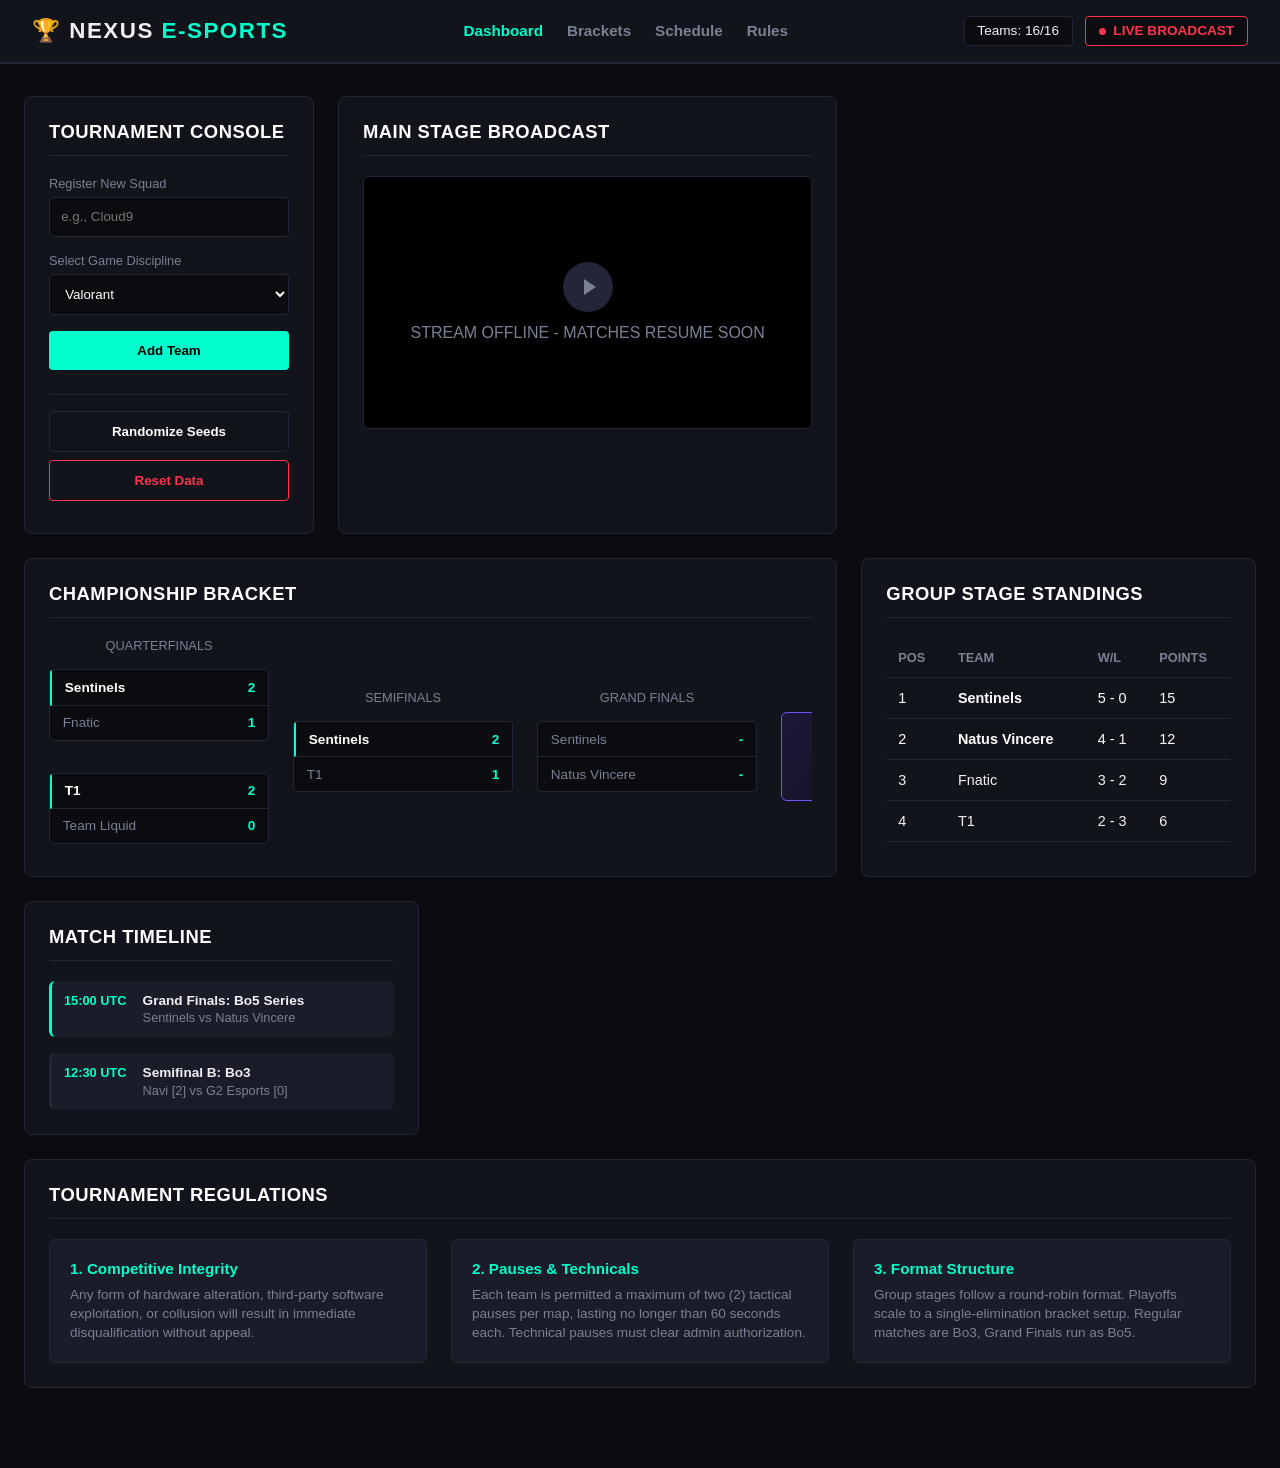
<file: index - Copy.html>
<!DOCTYPE html>
<html lang="en">
<head>
    <meta charset="UTF-8">
    <meta name="viewport" content="width=device-width, initial-scale=1.0">
    <title>Nexus E-Sports Championship Hub</title>
    <link rel="stylesheet" href="style - Copy.css">
</head>
<body>

    <header class="main-header">
        <div class="logo">🏆 NEXUS <span>E-SPORTS</span></div>
        <nav class="nav-links">
            <a href="#dashboard" class="active">Dashboard</a>
            <a href="#bracket">Brackets</a>
            <a href="#schedule">Schedule</a>
            <a href="#rules">Rules</a>
        </nav>
        <div class="stats-container">
            <div class="stat-badge">Teams: <span id="team-count">16/16</span></div>
            <div class="stat-badge live"><span class="pulse-dot"></span> LIVE BROADCAST</div>
        </div>
    </header>

    <div class="dashboard-grid">
        
        <aside class="panel sidebar-panel" id="dashboard">
            <div class="panel-header">
                <h2>Tournament Console</h2>
            </div>
            <form class="control-form" onsubmit="event.preventDefault();">
                <div class="form-group">
                    <label for="teamName">Register New Squad</label>
                    <input type="text" id="teamName" placeholder="e.g., Cloud9" required>
                </div>
                <div class="form-group">
                    <label for="gameSelect">Select Game Discipline</label>
                    <select id="gameSelect">
                        <option>Valorant</option>
                        <option>Counter-Strike 2</option>
                        <option>League of Legends</option>
                    </select>
                </div>
                <button type="submit" class="btn btn-neon">Add Team</button>
            </form>
            <div class="action-separator"></div>
            <button class="btn btn-outline">Randomize Seeds</button>
            <button class="btn btn-danger">Reset Data</button>
        </aside>

        <section class="panel stream-panel">
            <div class="panel-header">
                <h2>Main Stage Broadcast</h2>
            </div>
            <div class="video-placeholder">
                <div class="play-overlay">
                    <div class="play-button"></div>
                    <p>STREAM OFFLINE - MATCHES RESUME SOON</p>
                </div>
            </div>
        </section>

        <section class="panel bracket-panel" id="bracket">
            <div class="panel-header">
                <h2>Championship Bracket</h2>
            </div>
            <div class="bracket-wrapper">
                
                <div class="bracket-round">
                    <span class="round-title">Quarterfinals</span>
                    <div class="match-box">
                        <div class="match-team winner">Sentinels <span class="score">2</span></div>
                        <div class="match-team">Fnatic <span class="score">1</span></div>
                    </div>
                    <div class="match-box">
                        <div class="match-team winner">T1 <span class="score">2</span></div>
                        <div class="match-team">Team Liquid <span class="score">0</span></div>
                    </div>
                </div>

                <div class="bracket-round">
                    <span class="round-title">Semifinals</span>
                    <div class="match-box">
                        <div class="match-team winner">Sentinels <span class="score">2</span></div>
                        <div class="match-team">T1 <span class="score">1</span></div>
                    </div>
                </div>

                <div class="bracket-round">
                    <span class="round-title">Grand Finals</span>
                    <div class="match-box grand-final">
                        <div class="match-team">Sentinels <span class="score">-</span></div>
                        <div class="match-team">Natus Vincere <span class="score">-</span></div>
                    </div>
                </div>

                <div class="bracket-round champion-round">
                    <span class="round-title">Champion</span>
                    <div class="trophy-box">
                        <div class="trophy-icon">👑</div>
                        <div class="trophy-text">DECIDING MATCH</div>
                    </div>
                </div>

            </div>
        </section>

        <section class="panel leaderboard-panel">
            <div class="panel-header">
                <h2>Group Stage Standings</h2>
            </div>
            <div class="table-responsive">
                <table class="data-table">
                    <thead>
                        <tr>
                            <th>Pos</th>
                            <th>Team</th>
                            <th>W/L</th>
                            <th>Points</th>
                        </tr>
                    </thead>
                    <tbody>
                        <tr class="top-seed">
                            <td>1</td>
                            <td><strong>Sentinels</strong></td>
                            <td>5 - 0</td>
                            <td>15</td>
                        </tr>
                        <tr class="top-seed">
                            <td>2</td>
                            <td><strong>Natus Vincere</strong></td>
                            <td>4 - 1</td>
                            <td>12</td>
                        </tr>
                        <tr>
                            <td>3</td>
                            <td>Fnatic</td>
                            <td>3 - 2</td>
                            <td>9</td>
                        </tr>
                        <tr>
                            <td>4</td>
                            <td>T1</td>
                            <td>2 - 3</td>
                            <td>6</td>
                        </tr>
                    </tbody>
                </table>
            </div>
        </section>

        <section class="panel schedule-panel" id="schedule">
            <div class="panel-header">
                <h2>Match Timeline</h2>
            </div>
            <div class="timeline">
                <div class="timeline-item upcoming">
                    <span class="time">15:00 UTC</span>
                    <div class="details">
                        <h4>Grand Finals: Bo5 Series</h4>
                        <p>Sentinels vs Natus Vincere</p>
                    </div>
                </div>
                <div class="timeline-item completed">
                    <span class="time">12:30 UTC</span>
                    <div class="details">
                        <h4>Semifinal B: Bo3</h4>
                        <p>Navi [2] vs G2 Esports [0]</p>
                    </div>
                </div>
            </div>
        </section>

        <footer class="panel rules-panel" id="rules">
            <div class="panel-header">
                <h2>Tournament Regulations</h2>
            </div>
            <div class="rules-grid">
                <div class="rule-card">
                    <h3>1. Competitive Integrity</h3>
                    <p>Any form of hardware alteration, third-party software exploitation, or collusion will result in immediate disqualification without appeal.</p>
                </div>
                <div class="rule-card">
                    <h3>2. Pauses & Technicals</h3>
                    <p>Each team is permitted a maximum of two (2) tactical pauses per map, lasting no longer than 60 seconds each. Technical pauses must clear admin authorization.</p>
                </div>
                <div class="rule-card">
                    <h3>3. Format Structure</h3>
                    <p>Group stages follow a round-robin format. Playoffs scale to a single-elimination bracket setup. Regular matches are Bo3, Grand Finals run as Bo5.</p>
                </div>
            </div>
        </footer>

    </div>

</body>
</html>
</file>
<file: style.css>
@import url('https://fonts.googleapis.com/css2?family=Inter:wght@100;200;300;400;500&family=Poppins:ital,wght@0,100;0,200;0,300;0,400;0,500;0,600;0,700;0,800;0,900;1,700;1,800;1,900&display=swap');

*
{
	margin: 0;
	padding: 0;
	box-sizing: border-box;
}

body
{
	font-family: 'Poppins', sans-serif;
}

h1
{
	font-size: 2.5rem;
	font-weight: 700;
	color: rgb(35, 35, 85);
}

span
{
	font-size: .9rem;
}

h6
{
	font-size: 1.1rem;
	color: rgb(24, 24, 49);
}


/*------------- Navigation style start ------------*/
nav
{
	position: fixed;
	width: 100%;
	background-color: #fff;
	display: flex;
	justify-content: space-between;
	align-items: center;
	padding: 1vw 8vw;
	box-shadow: 2px 2px 10px rgba(0, 0, 0, 0.15);
	z-index: 1;
}

nav .logo
{
	width: 150px;
	cursor: pointer;
}

nav .navigation
{
	display: flex;
}

#menu-btn
{
	width: 30px;
	height: 30px;
	display: none;
}

#menu-close
{
	display: none;
}

nav .navigation ul
{
	display: flex;
	justify-content: flex-end;
	align-items: center;
}

nav .navigation ul li
{
	list-style: none;
	margin-left: 30px;
}

nav .navigation ul li a
{
	text-decoration: none;
	color: rgb(21, 21, 100);
	font-size: 16px;
	font-weight: 500;
	transition: 0.3s ease;
}

nav .navigation ul li a.active,
nav .navigation ul li a:hover
{
	color: #FDC93B;

}
/*------------- Navigation style end ------------*/



/*------------- Hero section styling start --------------*/
#home
{
	background-image: linear-gradient(rgba(9, 5, 54, 0.3), rgba(5,4,46,0.7)), url("img/jj.jpg");
	width: 100%;
	height: 100vh;
	background-size: cover;
	background-position: center center;
	display: flex;
	flex-direction: column;
	justify-content: center;
	align-items: center;
	text-align: center;
	padding-top: 40px;
}

#home h2
{
	color: #fff;
	font-size: 2.2rem;
	letter-spacing: 1px;
}

#home p
{
	width: 50%;
	color: #fff;
	font-size: 0.9rem;
	line-height: 25px;
}

#home .btn
{
	margin-top: 30px;
}

#home a
{
	text-decoration: none;
	font-size: 0.9rem;
	padding: 13px 35px;
	background-color: #fff;
	font-weight: 600;
	border-radius: 5px;
}

#home a.blue
{
	color: #fff;
	background: rgb(21, 21, 100);
	transition: 0.3s ease;
}

#home a.blue:hover
{
	color: rgb(21, 21, 100);
	background: #fff;
}

#home a.yellow
{
	color: #fff;
	background: #fdc938;
	transition: 0.3s ease;
}

#home a.yellow:hover
{
	color: rgb(21, 21, 100);
	background: #fff;
}
/*------------- Hero section styling end --------------*/


/*------------- Features section styling start -------------*/
#features
{
	padding: 5vw 8vw 0 8vw;
	text-align: center;
}

#features .fea-base
{
	display: grid;
	grid-template-columns: repeat(auto-fit, minmax(320px, 1fr));
	grid-gap: 1rem;
	margin-top: 50px;
}

#features .fea-box
{
	background: #edf1f2;
	text-align: start;
	padding: 1.2rem;
	border-radius: 6px;
}

#features .fea-box i
{
	font-size: 2.3rem;
	color: rgb(44, 44, 80);
}

#features .fea-box h3
{
	font-size: 1.2rem;
	font-weight: 600;
	color: rgb(46, 46, 59);
	padding: 13px 0 7px 0;
}

#features .fea-box p
{
	font-size: 1rem;
	font-weight: 400;
	color: rgb(70, 70, 87);
}
/*------------- Features section styling end -------------*/


/*------------- Courses section styling start ------------*/
#course
{
	padding: 8vw 8vw 8vw 8vw;
	text-align: center;
}

#course .course-box
{
	display: grid;
	grid-template-columns: repeat(auto-fit, minmax(320px, 1fr));
	grid-gap: 1rem;
	margin-top: 50px;
}

#course .courses
{
	text-align: start;
	background: #edf1f2;
	height: 100%;
	position: relative;
}

#course .courses img
{
	width: 100%;
	height: 60%;
	background-size: cover;
	background-position: center;
}

#course .courses .details
{
	padding: 15px 15px 0 15px;
}

#course .courses .details i
{
	color: #fdc93b;
	font-size: .9rem;
}

#course .courses .cost
{
	background-color: rgb(74, 74, 136);
	color: #fff;
	line-height: 70px;
	width: 70px;
	height: 70px;
	text-align: center;
	border-radius: 50%;
	position: absolute;
	right: 15px;
	bottom: 100px;
}
/*------------- Courses section styling end ------------*/


/*------------- Registration section styling start ----------*/
#registration
{
	padding: 6vw 8vw 6vw 8vw;
	background-image: linear-gradient(rgba(99,112,168,0.5), rgba(81,91,233,0.5)),url("img/esport.jpg");
	width: 100%;
	height: 100%;
	background-size: cover;
	background-position: center;
	display: flex;
	justify-content: space-between;
	align-items: center;
}

#registration .reminder, #registration .reminder h1
{
	color: #fff;
}

#registration .reminder .time
{
	display: flex;
	margin-top: 40px;
}

#registration .reminder .time .date
{
	text-align: center;
	padding: 13px 33px;
	background: rgba(255, 255, 255, 0.25);
	backdrop-filter: blur(4px);
	box-shadow: 0 8px 32px 0 rgba(31, 38, 135, 0.37);
	border-radius: 10px;
	margin: 0 5px 10px 5px;
	border: 1px solid rgba(255, 255, 255, 0.18);
	font-size: 1.1rem;
	font-weight: 600;
}

#registration .form
{
	background: #fff;
	border-radius: 8px;
	display: flex;
	flex-direction: column;
	padding: 40px;
	box-shadow: 0 8px 32px 0 rgba(31, 38, 135, 0.37);
}

#registration .form input
{
	margin: 15px 0;
	padding: 15px 10px;
	border: 1px solid rgb(84, 40, 241);
	outline: none;
}

#registration .form input::placeholder
{
	color: #413c3c;
	font-weight: 500;
	font-size: 0.9rem;
}

#registration .form .btn
{
	margin-top: 20px;
}

#registration .form a.yellow
{
	text-decoration: none;
	font-size: 0.9rem;
	padding: 13px 35px;
	background-color: #fff;
	font-weight: 600;
	border-radius: 5px;
	color: #fff;
	background: #fdc938;
	transition: 0.3s ease;
}

#registration .form a.yellow:hover
{
	color: rgb(21, 21, 100);
	background: #fff;
}
/*------------- Registration section styling end ----------*/



/*------------- Experts section styling starts ----------*/
#experts
{
	padding: 8vw 8vw 8vw 8vw;
	text-align: center;
}

#experts .expert-box
{
	display: grid;
	grid-template-columns: repeat(auto-fit, minmax(250px, 1fr));
	grid-gap: 1rem;
	margin-top: 50px;
}

#experts .expert-box .profile
{
	background: #fafaf1;
	padding: 30px 10px;
	box-shadow: rgba(17, 17, 26, 0.05) 0px 1px 0px, rgba(17, 17, 26, 0.1) 0px 0px 8px;
}

#experts .expert-box .profile:hover
{
	box-shadow: rgba(0, 0, 0, 0.1) 0px 10px 50px;
}

.pro-links
{
	margin-top: 10px;
}

.pro-links i
{
	padding: 10px 13px;
	border: 1px solid rgb(21, 21, 100);
	cursor: pointer;
	transition: 0.3s ease;
}

.pro-links i:hover
{
	background: rgb(21, 21, 100);
	color: #fff;
}
/*------------- Experts section styling ends ----------*/



/*------------- Footer section styling starts ------------*/
footer
{
	padding: 8vw;
	background-color: #101c32;
	display: flex;
	justify-content: space-between;
	align-items: flex-start;
	flex-wrap: wrap;
}

footer .footer-col
{
	padding-bottom: 40px;
}

footer h3
{
	color: rgb(241, 240, 245);
	font-weight: 600;
	padding-bottom: 20px;
}

footer li
{
	list-style: none;
	color: #7b838a;
	padding: 10px 0;
	font-size: 15px;
	cursor: pointer;
	transition: 0.3s ease;
}

footer li:hover
{
	color: rgb(241, 240, 245);
}

footer p
{
	color: #7b838a;
}

footer .subscribe
{
	margin-top: 20px;
}

footer input
{
	width: 220px;
	padding: 15px 12px;
	background: #334F6C;
	border: none;
	outline: none;
	color: #fff;
}

footer .subscribe a
{
	text-decoration: none;
	font-size: 0.9rem;
	padding: 12px 15px;
	background-color: #fff;
	font-weight: 600;
}

footer .subscribe a.yellow
{
	color: #fff;
	background: #fdc93b;
	transition: 0.3s ease;
}

footer .subscribe a.yellow:hover
{
	color: rgb(21, 21, 100);
	background: #fff;
}

footer .copyright
{
	margin-top: 20px;
	width: 100%;
	display: flex;
	justify-content: space-between;
	align-items: center;
	flex-wrap: wrap;
}

footer .copyright p, footer .copyright p > a
{
	color: #fff;
	text-decoration: none;
}

footer .copyright .pro-links
{
	margin-top: 0px;
}

footer .copyright .pro-links i
{
	background-color: #5f7185;
	color: #fff;
}

footer .copyright .pro-links i:hover
{
	background: #fdc93b;
	color: #2c2c2c;
}
/*------------- Footer section styling ends ------------*/



/*---------------------------------------------------------*/
/*-------------------- Ipad screen styling ----------------*/
/*---------------------------------------------------------*/
@media screen and (max-width: 789px)
{
	nav
	{
		padding: 15px 20px;
	}

	nav img
	{
		width: 130px;
	}

	#menu-btn
	{
		display: initial;
	}

	#menu-close
	{
		display: initial;
		font-size: 1.6rem;
		color: #fff;
		padding: 30px 0 20px 20px;
	}

	nav .navigation ul
	{
		position: absolute;
		top: 0;
		right: -220px;
		display: flex;
		flex-direction: column;
		justify-content: flex-start;
		align-items: flex-start;
		width: 220px;
		height: 100vh;
		background: rgba(17, 20, 104, 0.45);
		backdrop-filter: blur(4.5px);
		border: 1px solid rgba(255, 255, 255, 0.18);
		transition: 0.3s ease-in;
	}

	nav .navigation ul.active
	{
		right: 0;
	}

	nav .navigation ul li
	{
		padding: 20px 0 20px 40px;
		margin-left: 0;
	}

	nav .navigation ul li a
	{
		color: #fff;
	}

	#home
	{
		padding: 0px;
	}

	#home p
	{
		width: 90%;
	}

	#features
	{
		padding: 8vw 4vw 0 4vw;
	}

	#course
	{
		padding: 8vw 4vw 8vw 4vw;
	}

	#registration
	{
		padding: 6vw 4vw 6vw 4vw;
		gap: 2.2rem;
	}

	#registration .reminder .time
	{
		display: flex;
		justify-content: space-between;
		flex-wrap: wrap;
		margin-top: 40px;
	}

	#experts
	{
		padding: 8vw 4vw 6vw 4vw;
	}

	footer .copyright .pro-links
	{
		margin-top: 20px;
	}
}


@media screen and (max-width: 475px)
{
	#registration
	{
		flex-direction: column;
	}

	.reminder p, .reminder h1
	{
		text-align: center;
	}

	.reminder h1
	{
		font-size: 1.8rem;
	}

	#registration .reminder .time
	{
		justify-content: space-evenly;
		margin-top: 20px;
	}
}
</file>
<file: about-style.css>
@import url('https://fonts.googleapis.com/css2?family=Inter:wght@100;200;300;400;500&family=Poppins:ital,wght@0,100;0,200;0,300;0,400;0,500;0,600;0,700;0,800;0,900;1,700;1,800;1,900&display=swap');

*
{
	margin: 0;
	padding: 0;
	box-sizing: border-box;
}

body
{
	font-family: 'Poppins', sans-serif;
}

h1
{
	font-size: 2.5rem;
	font-weight: 700;
	color: rgb(35, 35, 85);
}

span
{
	font-size: .9rem;
}

h6
{
	font-size: 1.1rem;
	color: rgb(24, 24, 49);
}


/*------------- Navigation style start ------------*/
nav
{
	position: fixed;
	width: 100%;
	background-color: #fff;
	display: flex;
	justify-content: space-between;
	align-items: center;
	padding: 1vw 8vw;
	box-shadow: 2px 2px 10px rgba(0, 0, 0, 0.15);
	z-index: 1;
}

nav .logo
{
	width: 150px;
	cursor: pointer;
}

nav .navigation
{
	display: flex;
}

#menu-btn
{
	width: 30px;
	height: 30px;
	display: none;
}

#menu-close
{
	display: none;
}

nav .navigation ul
{
	display: flex;
	justify-content: flex-end;
	align-items: center;
}

nav .navigation ul li
{
	list-style: none;
	margin-left: 30px;
}

nav .navigation ul li a
{
	text-decoration: none;
	color: rgb(21, 21, 100);
	font-size: 16px;
	font-weight: 500;
	transition: 0.3s ease;
}

nav .navigation ul li a.active,
nav .navigation ul li a:hover
{
	color: #FDC93B;

}
/*------------- Navigation style end ------------*/



/*------------- Hero section styling start --------------*/
#home
{
	background-image: linear-gradient(rgba(9, 5, 54, 0.3), rgba(5,4,46,0.7)), url("img/hh.jpg");
	width: 100%;
	height: 100vh;
	background-size: cover;
	background-position: center center;
	display: flex;
	flex-direction: column;
	justify-content: center;
	align-items: center;
	text-align: center;
	padding-top: 40px;
}

#home h2
{
	color: #fff;
	font-size: 2.2rem;
	letter-spacing: 1px;
}

#home p
{
	width: 50%;
	color: #fff;
	font-size: 0.9rem;
	line-height: 25px;
}

#home .btn
{
	margin-top: 30px;
}

#home a
{
	text-decoration: none;
	font-size: 0.9rem;
	padding: 13px 35px;
	background-color: #fff;
	font-weight: 600;
	border-radius: 5px;
}

#home a.blue
{
	color: #fff;
	background: rgb(21, 21, 100);
	transition: 0.3s ease;
}

#home a.blue:hover
{
	color: rgb(21, 21, 100);
	background: #fff;
}

#home a.yellow
{
	color: #fff;
	background: #fdc938;
	transition: 0.3s ease;
}

#home a.yellow:hover
{
	color: rgb(21, 21, 100);
	background: #fff;
}
/*------------- Hero section styling end --------------*/


/*------------- Features section styling start -------------*/
#features
{
	padding: 5vw 8vw 0 8vw;
	text-align: center;
}

#features .fea-base
{
	display: grid;
	grid-template-columns: repeat(auto-fit, minmax(320px, 1fr));
	grid-gap: 1rem;
	margin-top: 50px;
}

#features .fea-box
{
	background: #edf1f2;
	text-align: start;
	padding: 1.2rem;
	border-radius: 6px;
}

#features .fea-box i
{
	font-size: 2.3rem;
	color: rgb(44, 44, 80);
}

#features .fea-box h3
{
	font-size: 1.2rem;
	font-weight: 600;
	color: rgb(46, 46, 59);
	padding: 13px 0 7px 0;
}

#features .fea-box p
{
	font-size: 1rem;
	font-weight: 400;
	color: rgb(70, 70, 87);
}
/*------------- Features section styling end -------------*/


/*------------- Courses section styling start ------------*/
#course
{
	padding: 8vw 8vw 8vw 8vw;
	text-align: center;
}

#course .course-box
{
	display: grid;
	grid-template-columns: repeat(auto-fit, minmax(320px, 1fr));
	grid-gap: 1rem;
	margin-top: 50px;
}

#course .courses
{
	text-align: start;
	background: #edf1f2;
	height: 100%;
	position: relative;
}

#course .courses img
{
	width: 100%;
	height: 60%;
	background-size: cover;
	background-position: center;
}

#course .courses .details
{
	padding: 15px 15px 0 15px;
}

#course .courses .details i
{
	color: #fdc93b;
	font-size: .9rem;
}

#course .courses .cost
{
	background-color: rgb(74, 74, 136);
	color: #fff;
	line-height: 70px;
	width: 70px;
	height: 70px;
	text-align: center;
	border-radius: 50%;
	position: absolute;
	right: 15px;
	bottom: 100px;
}
/*------------- Courses section styling end ------------*/


/*------------- Registration section styling start ----------*/
#registration
{
	padding: 6vw 8vw 6vw 8vw;
	background-image: linear-gradient(rgba(99,112,168,0.5), rgba(81,91,233,0.5)),url("img/signup.jpg");
	width: 100%;
	height: 100%;
	background-size: cover;
	background-position: center;
	display: flex;
	justify-content: space-between;
	align-items: center;
}

#registration .reminder, #registration .reminder h1
{
	color: #fff;
}

#registration .reminder .time
{
	display: flex;
	margin-top: 40px;
}

#registration .reminder .time .date
{
	text-align: center;
	padding: 13px 33px;
	background: rgba(255, 255, 255, 0.25);
	backdrop-filter: blur(4px);
	box-shadow: 0 8px 32px 0 rgba(31, 38, 135, 0.37);
	border-radius: 10px;
	margin: 0 5px 10px 5px;
	border: 1px solid rgba(255, 255, 255, 0.18);
	font-size: 1.1rem;
	font-weight: 600;
}

#registration .form
{
	background: #fff;
	border-radius: 8px;
	display: flex;
	flex-direction: column;
	padding: 40px;
	box-shadow: 0 8px 32px 0 rgba(31, 38, 135, 0.37);
}

#registration .form input
{
	margin: 15px 0;
	padding: 15px 10px;
	border: 1px solid rgb(84, 40, 241);
	outline: none;
}

#registration .form input::placeholder
{
	color: #413c3c;
	font-weight: 500;
	font-size: 0.9rem;
}

#registration .form .btn
{
	margin-top: 20px;
}

#registration .form a.yellow
{
	text-decoration: none;
	font-size: 0.9rem;
	padding: 13px 35px;
	background-color: #fff;
	font-weight: 600;
	border-radius: 5px;
	color: #fff;
	background: #fdc938;
	transition: 0.3s ease;
}

#registration .form a.yellow:hover
{
	color: rgb(21, 21, 100);
	background: #fff;
}
/*------------- Registration section styling end ----------*/



/*------------- Experts section styling starts ----------*/
#experts
{
	padding: 8vw 8vw 8vw 8vw;
	text-align: center;
}

#experts .expert-box
{
	display: grid;
	grid-template-columns: repeat(auto-fit, minmax(250px, 1fr));
	grid-gap: 1rem;
	margin-top: 50px;
}

#experts .expert-box .profile
{
	background: #fafaf1;
	padding: 30px 10px;
	box-shadow: rgba(17, 17, 26, 0.05) 0px 1px 0px, rgba(17, 17, 26, 0.1) 0px 0px 8px;
}

#experts .expert-box .profile:hover
{
	box-shadow: rgba(0, 0, 0, 0.1) 0px 10px 50px;
}

.pro-links
{
	margin-top: 10px;
}

.pro-links i
{
	padding: 10px 13px;
	border: 1px solid rgb(21, 21, 100);
	cursor: pointer;
	transition: 0.3s ease;
}

.pro-links i:hover
{
	background: rgb(21, 21, 100);
	color: #fff;
}
/*------------- Experts section styling ends ----------*/



/*------------- Footer section styling starts ------------*/
footer
{
	padding: 8vw;
	background-color: #101c32;
	display: flex;
	justify-content: space-between;
	align-items: flex-start;
	flex-wrap: wrap;
}

footer .footer-col
{
	padding-bottom: 40px;
}

footer h3
{
	color: rgb(241, 240, 245);
	font-weight: 600;
	padding-bottom: 20px;
}

footer li
{
	list-style: none;
	color: #7b838a;
	padding: 10px 0;
	font-size: 15px;
	cursor: pointer;
	transition: 0.3s ease;
}

footer li:hover
{
	color: rgb(241, 240, 245);
}

footer p
{
	color: #7b838a;
}

footer .subscribe
{
	margin-top: 20px;
}

footer input
{
	width: 220px;
	padding: 15px 12px;
	background: #334F6C;
	border: none;
	outline: none;
	color: #fff;
}

footer .subscribe a
{
	text-decoration: none;
	font-size: 0.9rem;
	padding: 12px 15px;
	background-color: #fff;
	font-weight: 600;
}

footer .subscribe a.yellow
{
	color: #fff;
	background: #fdc93b;
	transition: 0.3s ease;
}

footer .subscribe a.yellow:hover
{
	color: rgb(21, 21, 100);
	background: #fff;
}

footer .copyright
{
	margin-top: 20px;
	width: 100%;
	display: flex;
	justify-content: space-between;
	align-items: center;
	flex-wrap: wrap;
}

footer .copyright p, footer .copyright p > a
{
	color: #fff;
	text-decoration: none;
}

footer .copyright .pro-links
{
	margin-top: 0px;
}

footer .copyright .pro-links i
{
	background-color: #5f7185;
	color: #fff;
}

footer .copyright .pro-links i:hover
{
	background: #fdc93b;
	color: #2c2c2c;
}
/*------------- Footer section styling ends ------------*/



/*---------------------------------------------------------*/
/*-------------------- Ipad screen styling ----------------*/
/*---------------------------------------------------------*/
@media screen and (max-width: 789px)
{
	nav
	{
		padding: 15px 20px;
	}

	nav img
	{
		width: 130px;
	}

	#menu-btn
	{
		display: initial;
	}

	#menu-close
	{
		display: initial;
		font-size: 1.6rem;
		color: #fff;
		padding: 30px 0 20px 20px;
	}

	nav .navigation ul
	{
		position: absolute;
		top: 0;
		right: -220px;
		display: flex;
		flex-direction: column;
		justify-content: flex-start;
		align-items: flex-start;
		width: 220px;
		height: 100vh;
		background: rgba(17, 20, 104, 0.45);
		backdrop-filter: blur(4.5px);
		border: 1px solid rgba(255, 255, 255, 0.18);
		transition: 0.3s ease-in;
	}

	nav .navigation ul.active
	{
		right: 0;
	}

	nav .navigation ul li
	{
		padding: 20px 0 20px 40px;
		margin-left: 0;
	}

	nav .navigation ul li a
	{
		color: #fff;
	}

	#home
	{
		padding: 0px;
	}

	#home p
	{
		width: 90%;
	}

	#features
	{
		padding: 8vw 4vw 0 4vw;
	}

	#course
	{
		padding: 8vw 4vw 8vw 4vw;
	}

	#registration
	{
		padding: 6vw 4vw 6vw 4vw;
		gap: 2.2rem;
	}

	#registration .reminder .time
	{
		display: flex;
		justify-content: space-between;
		flex-wrap: wrap;
		margin-top: 40px;
	}

	#experts
	{
		padding: 8vw 4vw 6vw 4vw;
	}

	footer .copyright .pro-links
	{
		margin-top: 20px;
	}
}


@media screen and (max-width: 475px)
{
	#registration
	{
		flex-direction: column;
	}

	.reminder p, .reminder h1
	{
		text-align: center;
	}

	.reminder h1
	{
		font-size: 1.8rem;
	}

	#registration .reminder .time
	{
		justify-content: space-evenly;
		margin-top: 20px;
	}
}
</file>
<file: style - Copy.css>
/* --- Core System Variables & Defaults --- */
* {
    margin: 0;
    padding: 0;
    box-sizing: border-box;
    font-family: 'Inter', -apple-system, BlinkMacSystemFont, "Segoe UI", Roboto, sans-serif;
    scroll-behavior: smooth;
}

:root {
    --color-bg: #0b0c10;
    --color-surface: #12141c;
    --color-surface-card: #1a1d29;
    --color-neon: #00ffcc;
    --color-neon-glow: rgba(0, 255, 204, 0.25);
    --color-text: #f1f1f3;
    --color-muted: #798094;
    --color-border: #222638;
    --color-danger: #ff334b;
}

body {
    background-color: var(--color-bg);
    color: var(--color-text);
    padding-bottom: 3rem;
}

/* --- Responsive Navigation Header --- */
.main-header {
    background-color: var(--color-surface);
    border-bottom: 2px solid var(--color-border);
    padding: 1rem 2rem;
    display: flex;
    flex-wrap: wrap;
    justify-content: space-between;
    align-items: center;
    gap: 1rem;
    position: sticky;
    top: 0;
    z-index: 100;
}

.logo {
    font-size: 1.4rem;
    font-weight: 900;
    letter-spacing: 1.5px;
}

.logo span { color: var(--color-neon); }

.nav-links {
    display: flex;
    gap: 1.5rem;
}

.nav-links a {
    color: var(--color-muted);
    text-decoration: none;
    font-size: 0.95rem;
    font-weight: 600;
    transition: color 0.2s;
}

.nav-links a:hover, .nav-links a.active {
    color: var(--color-neon);
}

.stats-container {
    display: flex;
    align-items: center;
    gap: 0.75rem;
}

.stat-badge {
    background-color: var(--color-bg);
    border: 1px solid var(--color-border);
    padding: 0.4rem 0.8rem;
    font-size: 0.85rem;
    border-radius: 4px;
}

.stat-badge.live {
    border-color: var(--color-danger);
    color: var(--color-danger);
    font-weight: 700;
}

.pulse-dot {
    display: inline-block;
    width: 7px;
    height: 7px;
    background-color: var(--color-danger);
    border-radius: 50%;
    margin-right: 4px;
    animation: pulse 1.5s infinite;
}

@keyframes pulse {
    0% { transform: scale(0.9); opacity: 1; }
    50% { transform: scale(1.2); opacity: 0.4; }
    100% { transform: scale(0.9); opacity: 1; }
}

/* --- Advanced Responsive Dashboard Grid --- */
.dashboard-grid {
    display: grid;
    grid-template-columns: repeat(12, 1fr);
    gap: 1.5rem;
    max-width: 1600px;
    margin: 2rem auto;
    padding: 0 1.5rem;
}

/* Base Panel Definitions */
.panel {
    background-color: var(--color-surface);
    border: 1px solid var(--color-border);
    border-radius: 8px;
    padding: 1.5rem;
    overflow: hidden;
}

.panel-header {
    border-bottom: 1px solid var(--color-border);
    padding-bottom: 0.75rem;
    margin-bottom: 1.25rem;
}

.panel-header h2 {
    font-size: 1.15rem;
    text-transform: uppercase;
    letter-spacing: 0.5px;
    color: #fff;
}

/* Grid Assignments for Desktop Monitor Optimization */
.sidebar-panel     { grid-column: span 3; }
.stream-panel      { grid-column: span 5; }
.leaderboard-panel { grid-column: span 4; }
.bracket-panel     { grid-column: span 8; }
.schedule-panel    { grid-column: span 4; }
.rules-panel       { grid-column: span 12; }

/* --- Forms & Element Styling --- */
.form-group { margin-bottom: 1rem; }
label { display: block; font-size: 0.8rem; color: var(--color-muted); margin-bottom: 0.4rem; }

input[type="text"], select {
    width: 100%;
    padding: 0.7rem;
    background-color: var(--color-bg);
    border: 1px solid var(--color-border);
    border-radius: 4px;
    color: #fff;
    outline: none;
}
input[type="text"]:focus, select:focus { border-color: var(--color-neon); }

.btn {
    width: 100%;
    padding: 0.75rem;
    border: none;
    border-radius: 4px;
    font-weight: 700;
    cursor: pointer;
    margin-bottom: 0.5rem;
    transition: all 0.2s ease;
}
.btn-neon { background-color: var(--color-neon); color: #000; }
.btn-neon:hover { transform: translateY(-1px); box-shadow: 0 4px 12px var(--color-neon-glow); }
.btn-outline { background-color: transparent; border: 1px solid var(--color-border); color: #fff; }
.btn-outline:hover { background-color: var(--color-border); }
.btn-danger { background-color: transparent; border: 1px solid var(--color-danger); color: var(--color-danger); }
.btn-danger:hover { background-color: var(--color-danger); color: #fff; }
.action-separator { height: 1px; background-color: var(--color-border); margin: 1rem 0; }

/* --- Video Broadcast Placeholder Section --- */
.video-placeholder {
    background-color: #000;
    aspect-ratio: 16 / 9;
    border-radius: 6px;
    display: flex;
    align-items: center;
    justify-content: center;
    position: relative;
    border: 1px solid var(--color-border);
}
.play-overlay { text-align: center; color: var(--color-muted); }
.play-button {
    width: 50px;
    height: 50px;
    background: var(--color-border);
    border-radius: 50%;
    margin: 0 auto 0.75rem;
    position: relative;
}
.play-button::after {
    content: '';
    position: absolute;
    top: 17px; left: 21px;
    border-style: solid;
    border-width: 8px 0 8px 12px;
    border-color: transparent transparent transparent var(--color-muted);
}

/* --- Scrollable Responsive Bracket Setup --- */
.bracket-wrapper {
    display: flex;
    gap: 1.5rem;
    overflow-x: auto;
    padding-bottom: 0.5rem;
}

.bracket-round {
    flex: 1;
    min-width: 220px;
    display: flex;
    flex-direction: column;
    justify-content: center;
    gap: 2rem;
}

.round-title {
    font-size: 0.8rem;
    color: var(--color-muted);
    text-transform: uppercase;
    text-align: center;
    display: block;
    margin-bottom: -1rem;
}

.match-box {
    background-color: var(--color-bg);
    border: 1px solid var(--color-border);
    border-radius: 4px;
    overflow: hidden;
}

.match-team {
    padding: 0.6rem 0.8rem;
    display: flex;
    justify-content: space-between;
    font-size: 0.85rem;
    color: var(--color-muted);
    border-bottom: 1px solid var(--color-border);
}
.match-team:last-child { border-bottom: none; }
.match-team.winner { color: #fff; font-weight: 600; border-left: 2px solid var(--color-neon); }
.score { color: var(--color-neon); font-weight: 700; }

.trophy-box {
    background: linear-gradient(135deg, #1d1836, #0f0c1b);
    border: 1px solid #7052ff;
    padding: 1.25rem;
    text-align: center;
    border-radius: 6px;
}
.trophy-icon { font-size: 1.5rem; margin-bottom: 0.25rem; }
.trophy-text { font-size: 0.8rem; font-weight: 700; color: #bca8ff; }

/* --- Leaderboard & Structural Data Tables --- */
.table-responsive { width: 100%; overflow-x: auto; }
.data-table { width: 100%; border-collapse: collapse; text-align: left; font-size: 0.9rem; }
.data-table th, .data-table td { padding: 0.75rem; border-bottom: 1px solid var(--color-border); }
.data-table th { color: var(--color-muted); font-weight: 600; font-size: 0.8rem; text-transform: uppercase; }
.data-table tr.top-seed td { color: #fff; }

/* --- Match Timeline --- */
.timeline { display: flex; flex-direction: column; gap: 1rem; }
.timeline-item {
    display: flex;
    gap: 1rem;
    background-color: var(--color-surface-card);
    padding: 0.75rem;
    border-radius: 6px;
    border-left: 3px solid var(--color-border);
}
.timeline-item.upcoming { border-left-color: var(--color-neon); }
.timeline-item .time { font-size: 0.8rem; font-weight: 700; color: var(--color-neon); white-space: nowrap; }
.timeline-item h4 { font-size: 0.85rem; margin-bottom: 0.15rem; }
.timeline-item p { font-size: 0.8rem; color: var(--color-muted); }

/* --- Bottom Rules Configurations Layout --- */
.rules-grid {
    display: grid;
    grid-template-columns: repeat(auto-fit, minmax(280px, 1fr));
    gap: 1.5rem;
}
.rule-card {
    background-color: var(--color-surface-card);
    padding: 1.25rem;
    border-radius: 6px;
    border: 1px solid var(--color-border);
}
.rule-card h3 { font-size: 0.95rem; margin-bottom: 0.5rem; color: var(--color-neon); }
.rule-card p { font-size: 0.85rem; color: var(--color-muted); line-height: 1.4; }

/* --- 📱 MEDIA QUERIES (The Responsiveness Magic) --- */

/* Breakpoint for Tablets and Small Laptops */
@media (max-width: 1024px) {
    .sidebar-panel     { grid-column: span 4; }
    .stream-panel      { grid-column: span 8; }
    .leaderboard-panel { grid-column: span 12; }
    .bracket-panel     { grid-column: span 12; }
    .schedule-panel    { grid-column: span 12; }
}

/* Breakpoint for Mobile Smartphones */
@media (max-width: 680px) {
    .main-header { justify-content: center; text-align: center; padding: 1rem; }
    .nav-links { width: 100%; justify-content: center; order: 3; margin-top: 0.5rem; }
    .stats-container { width: 100%; justify-content: center; }
    
    .dashboard-grid { 
        grid-template-columns: 1fr; /* Drop Grid, stack every section linearly */
        gap: 1rem; 
        padding: 0 0.75rem; 
        margin: 1rem auto;
    }
    
    /* Force all widgets to take up full row width */
    .sidebar-panel, .stream-panel, .leaderboard-panel, .bracket-panel, .schedule-panel, .rules-panel {
        grid-column: span 12; 
    }
    
    .panel { padding: 1rem; }
}
</file>
